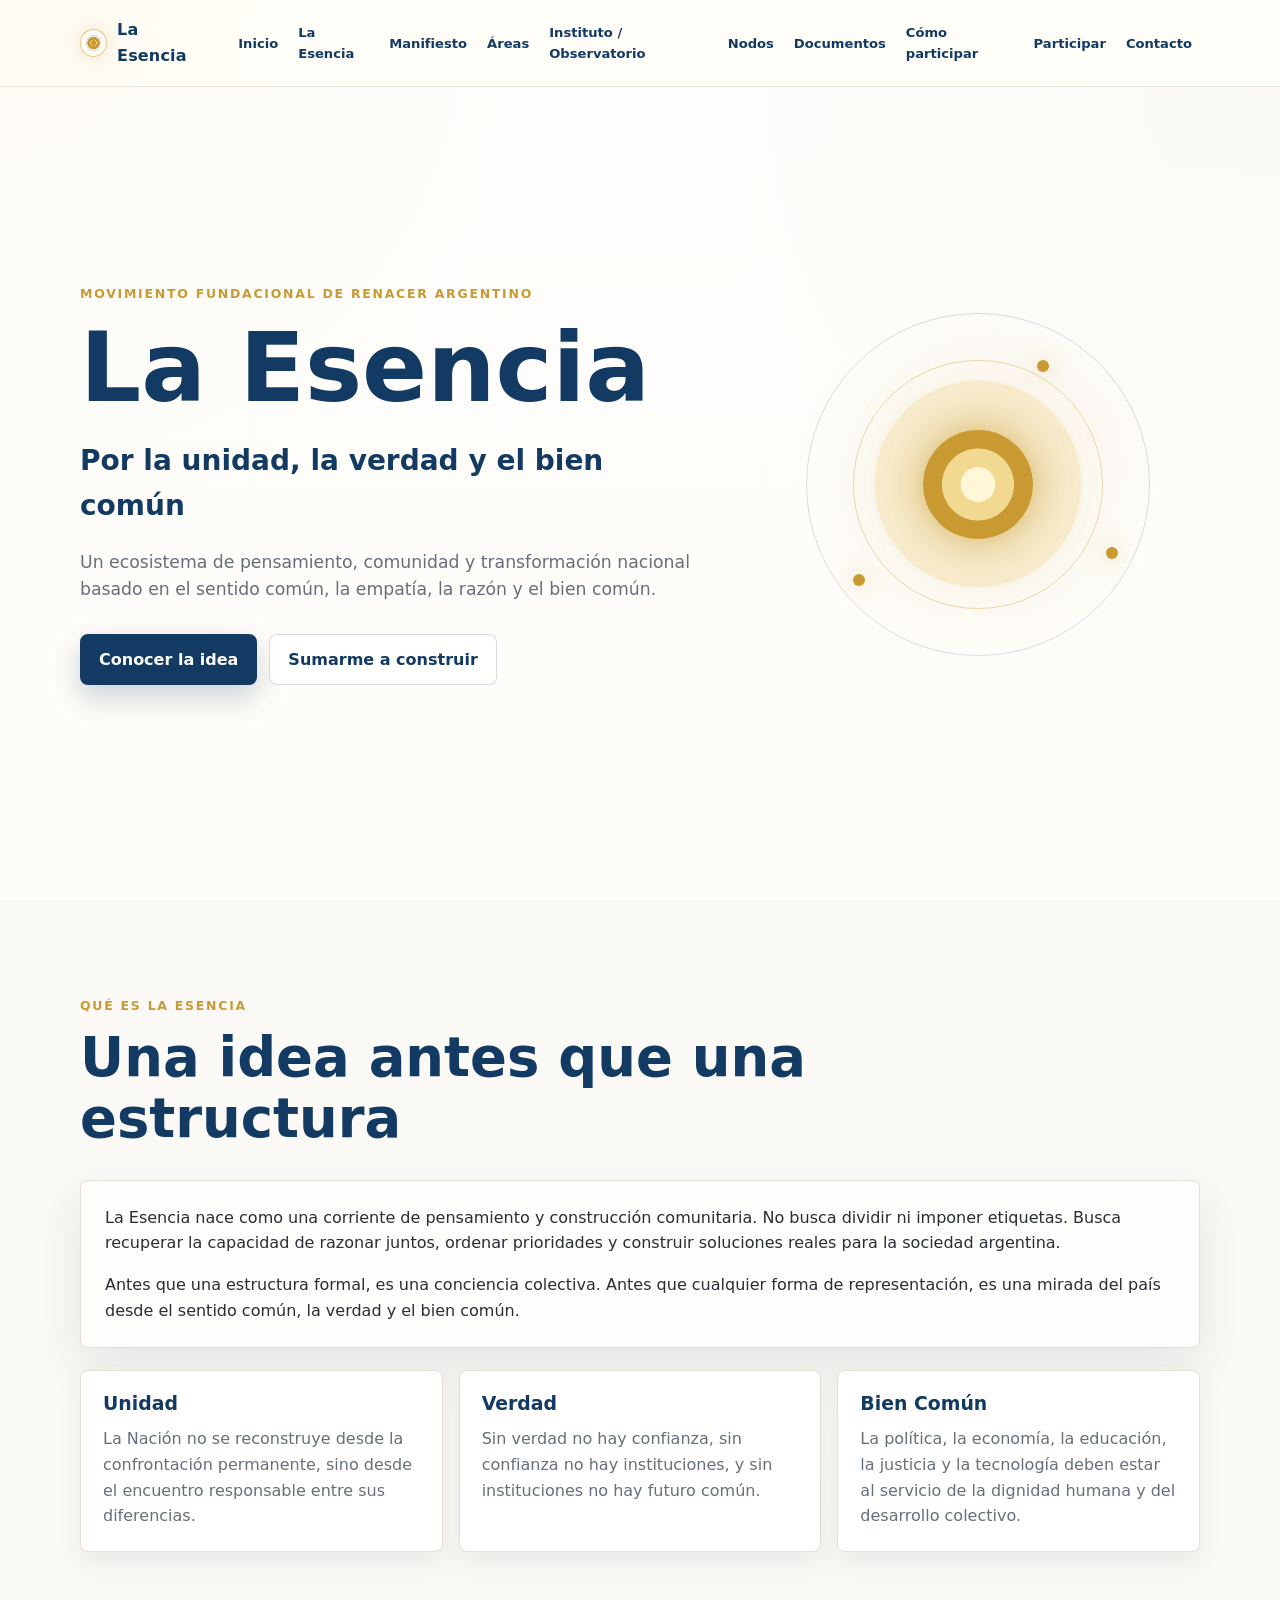
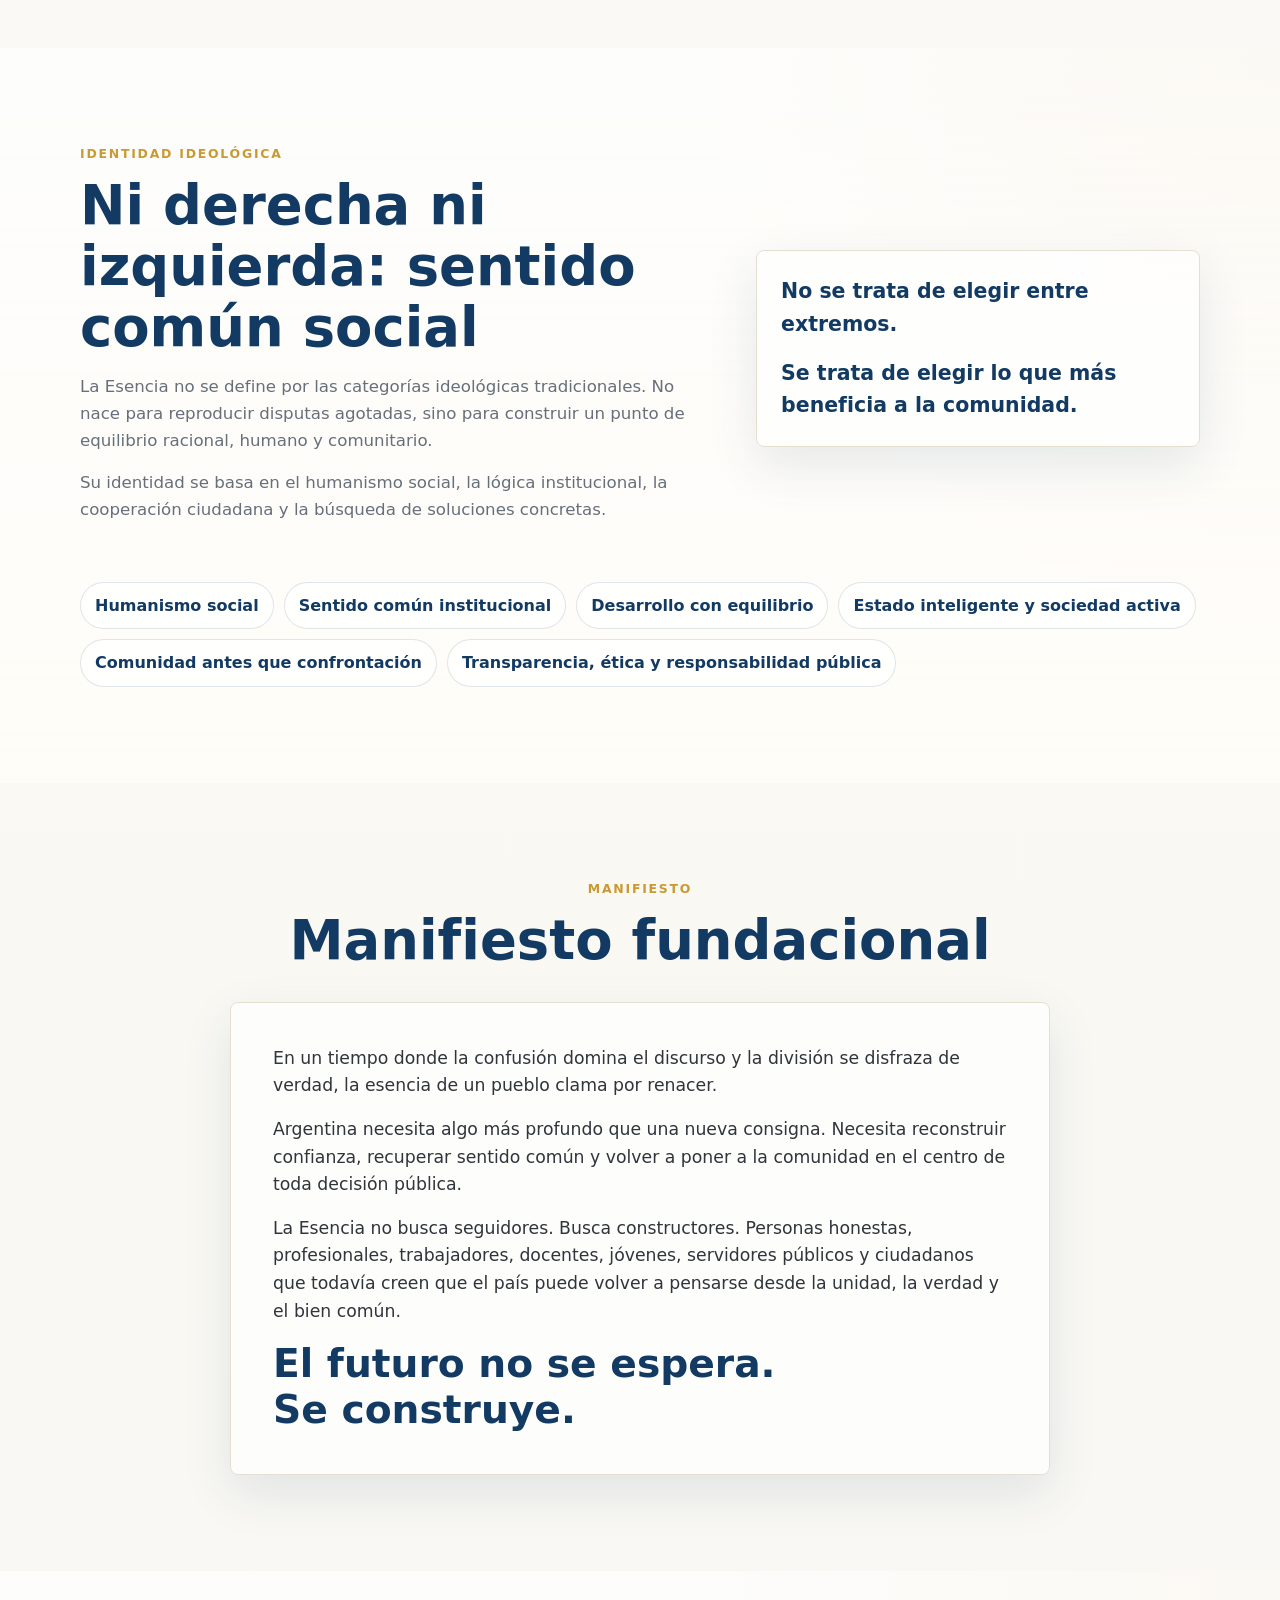
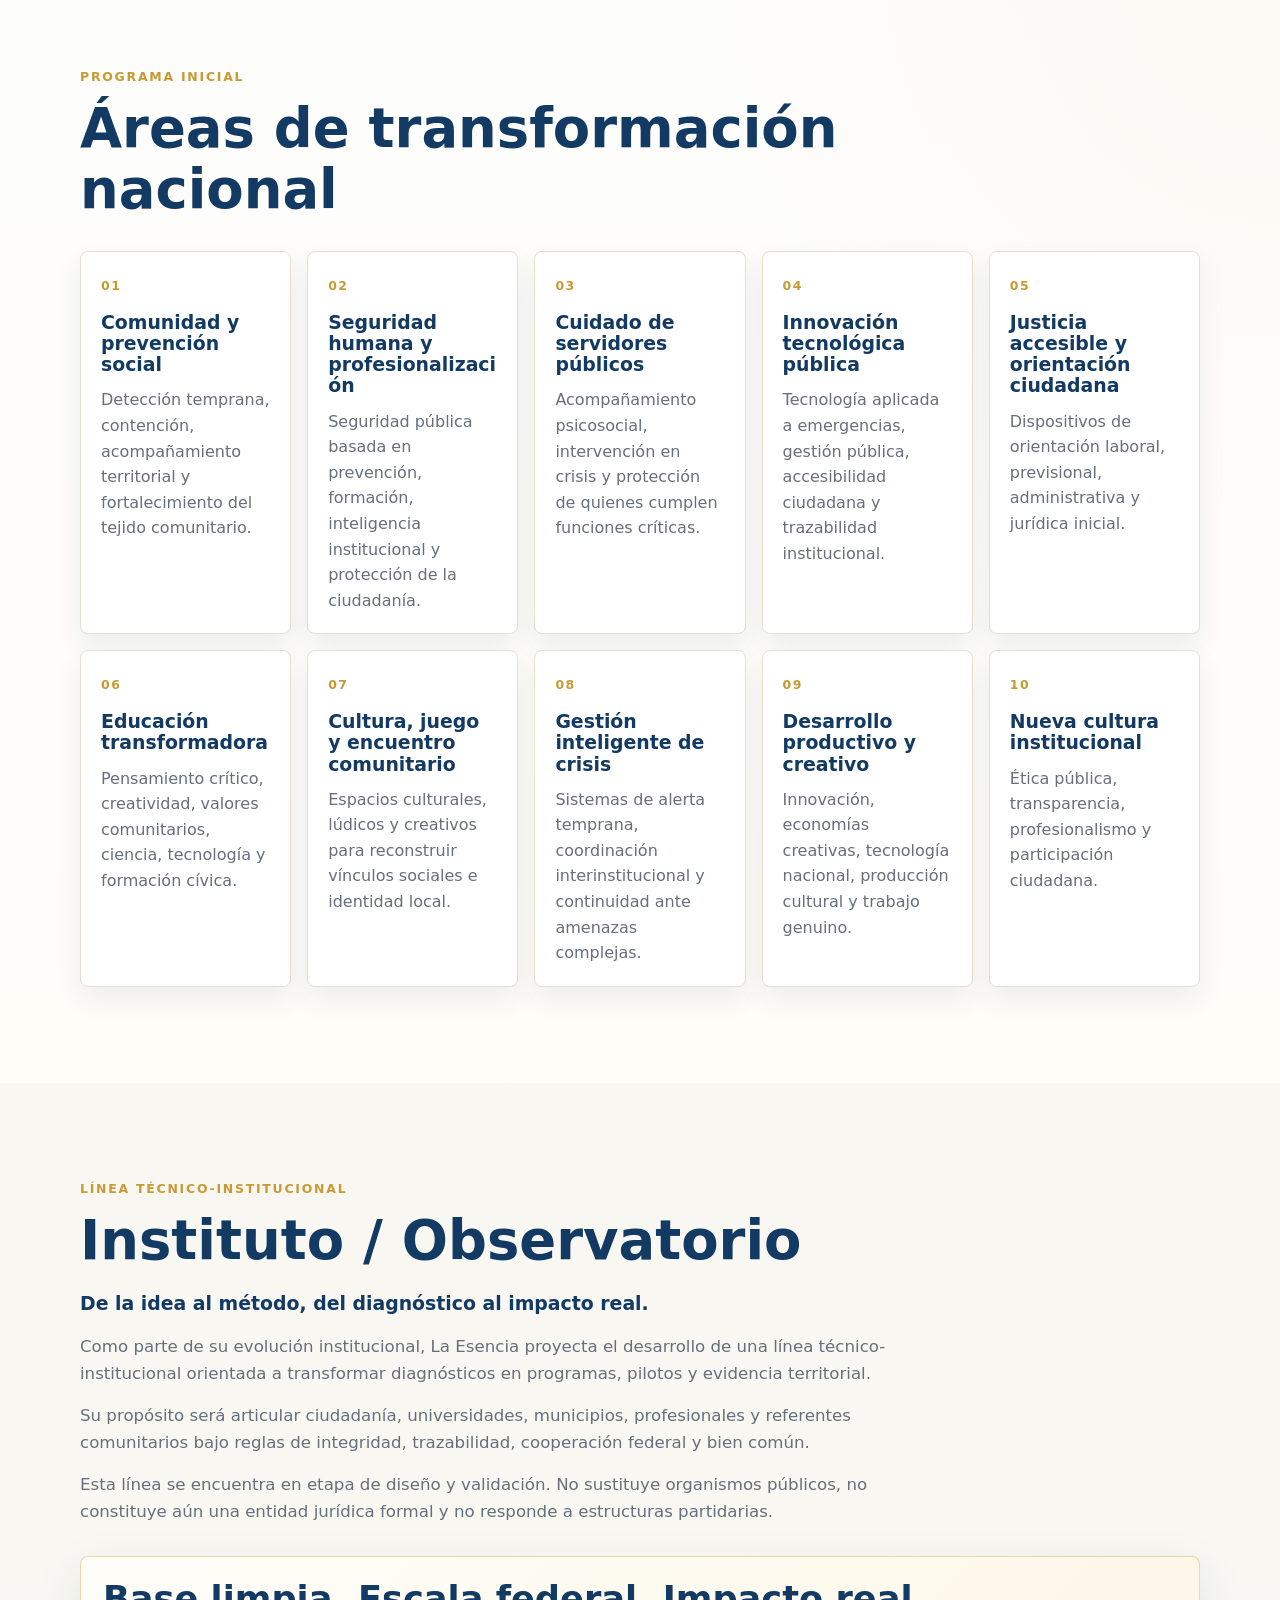
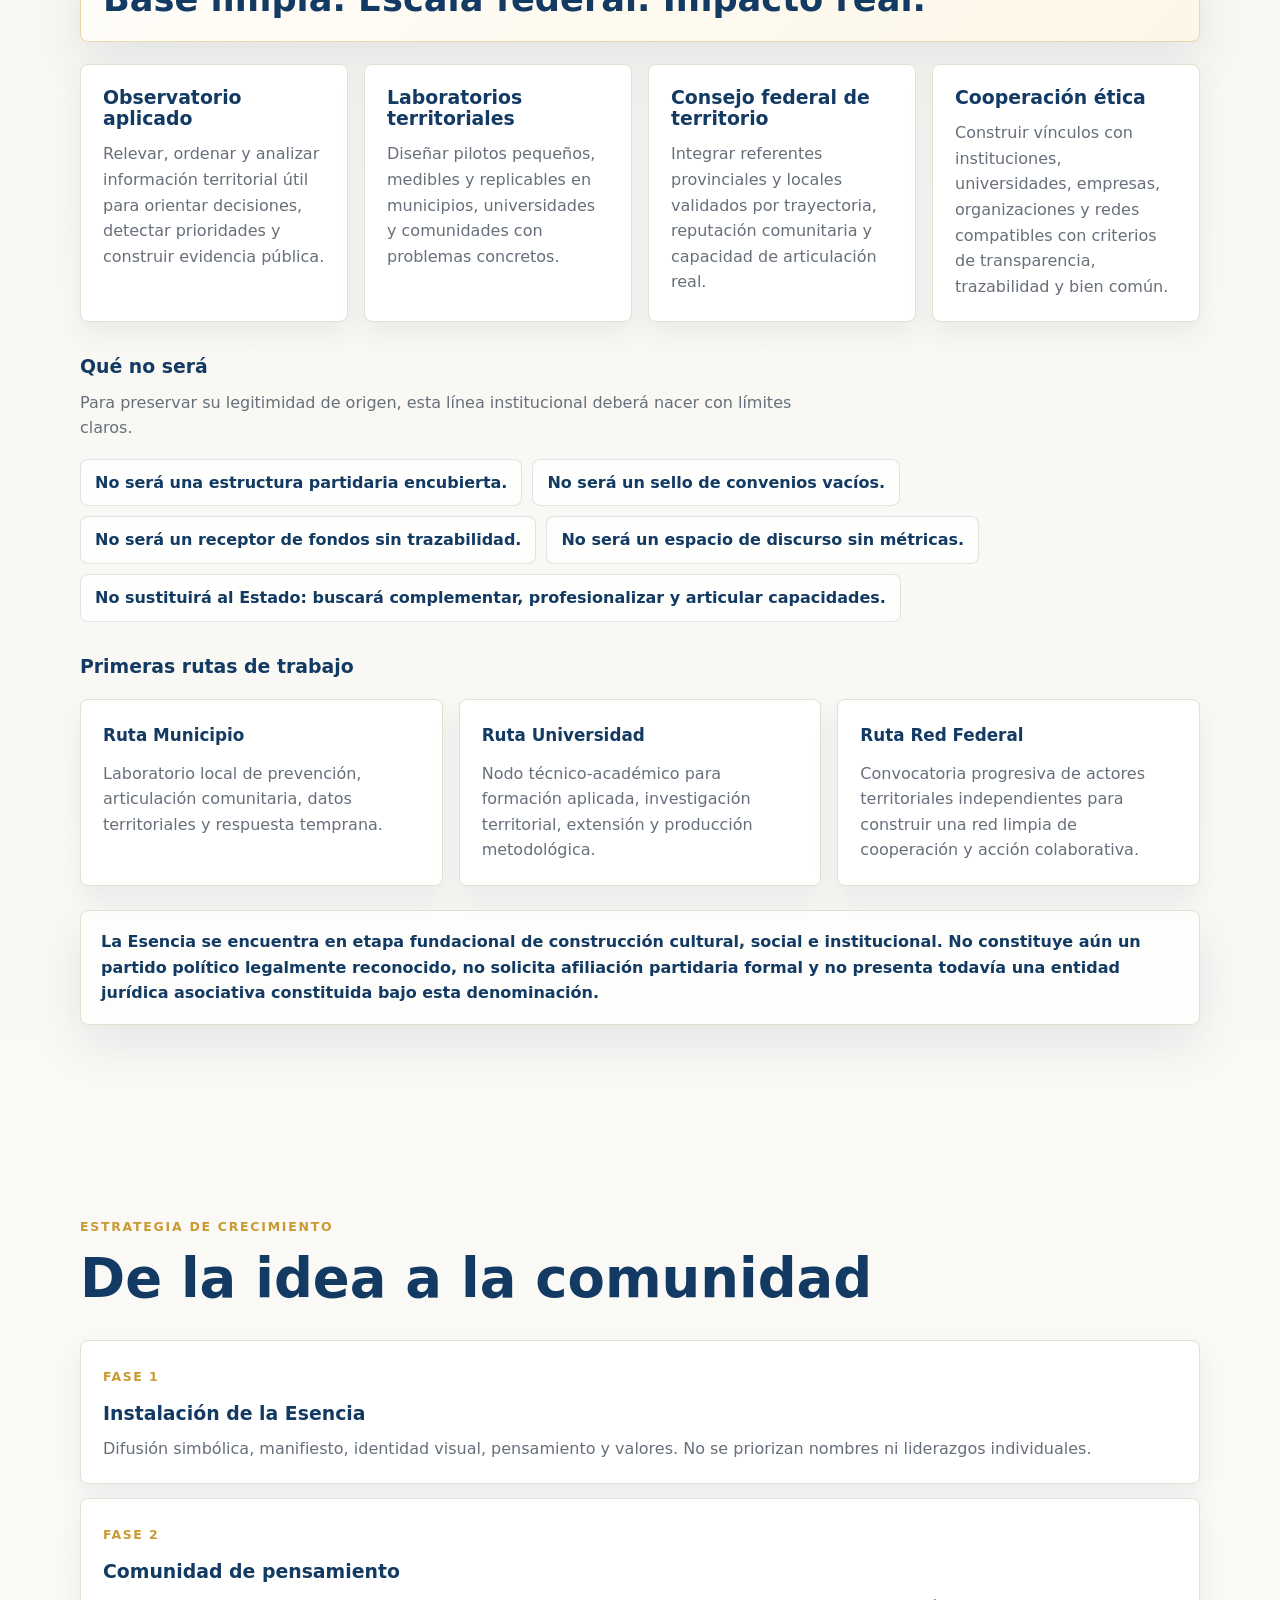
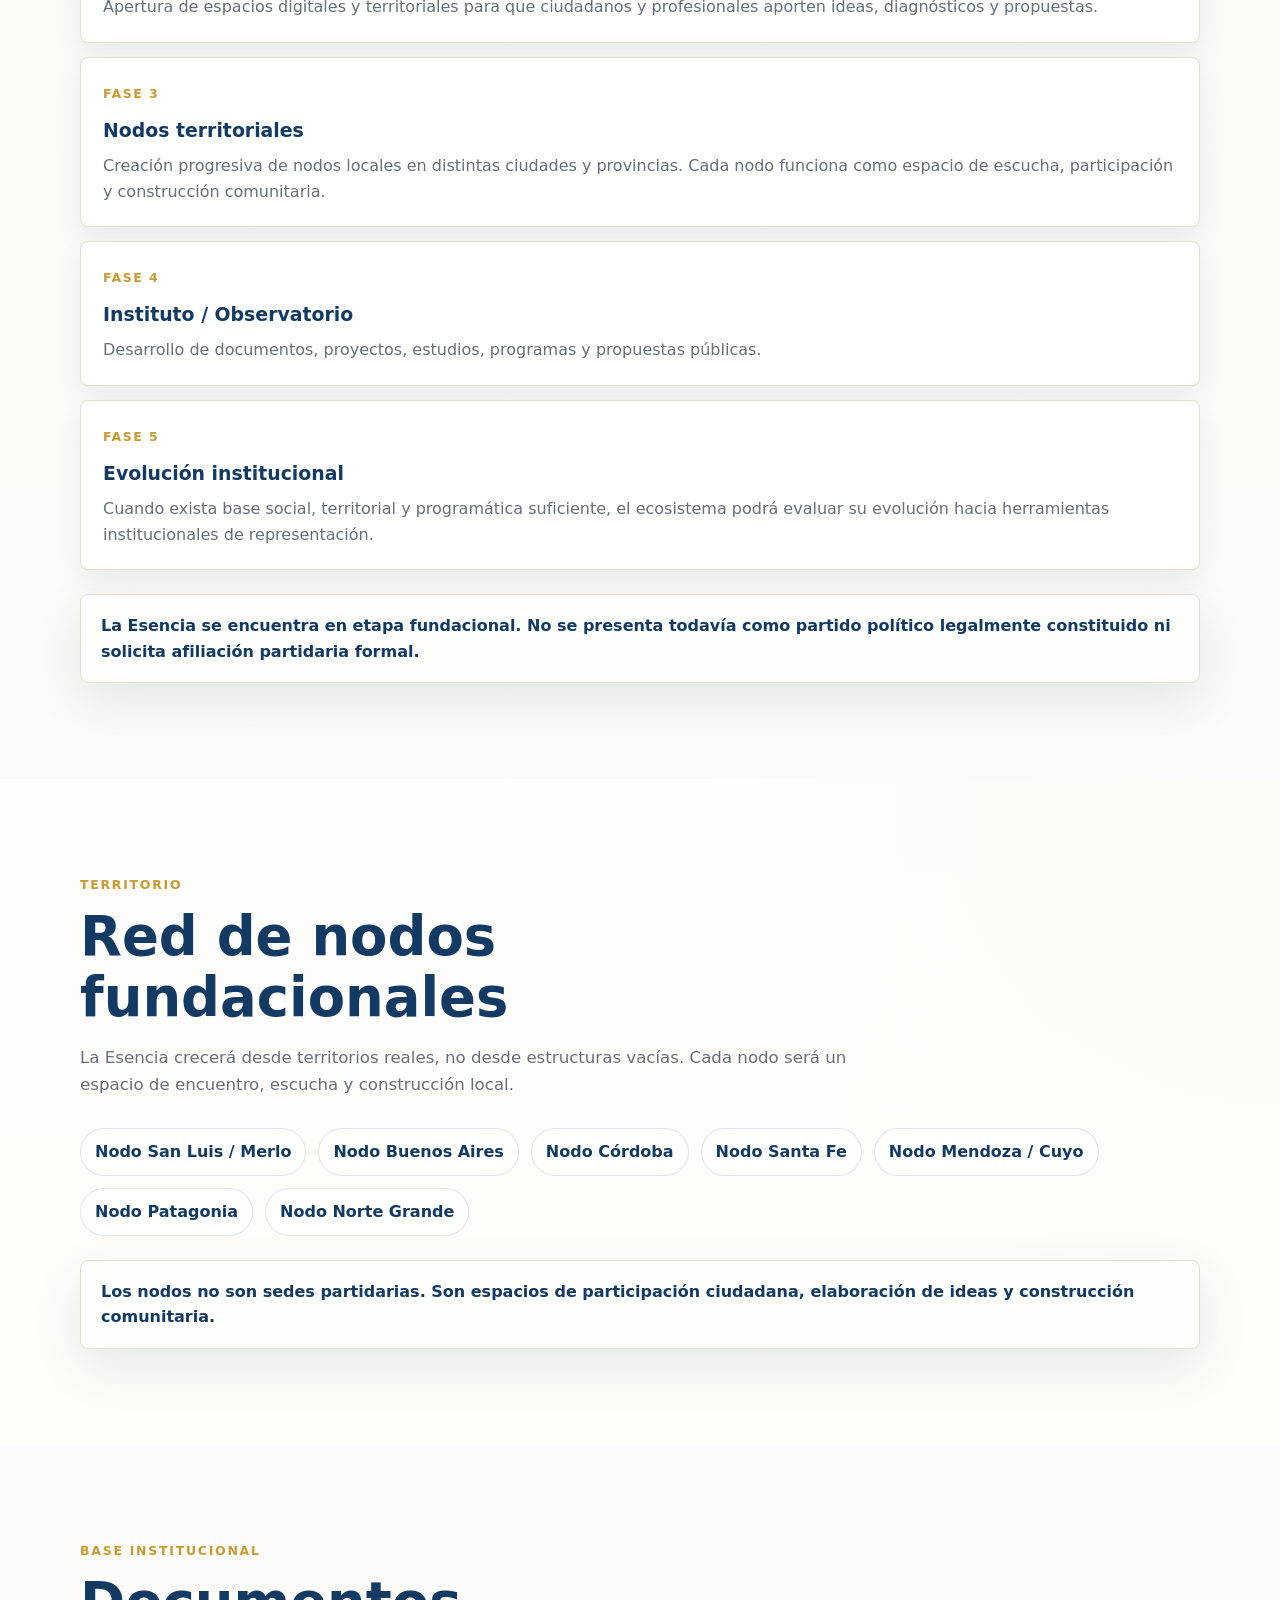
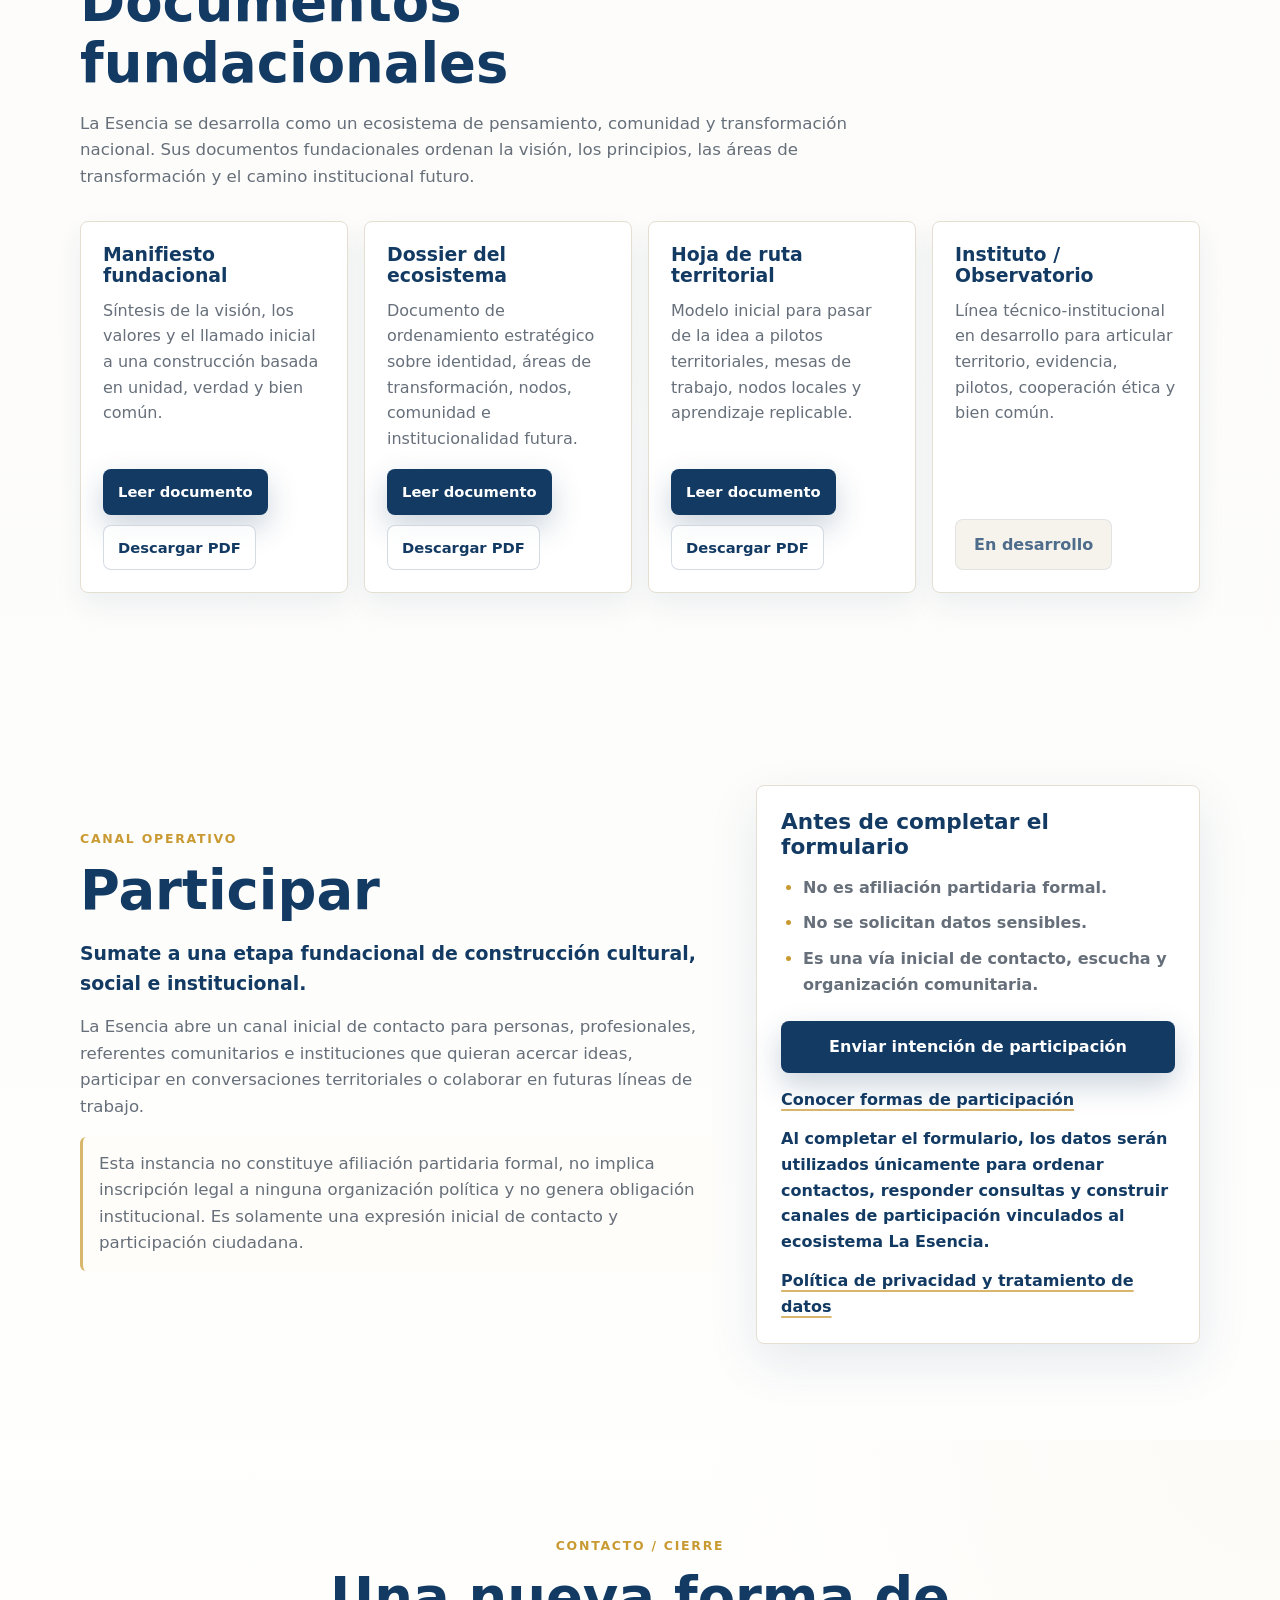
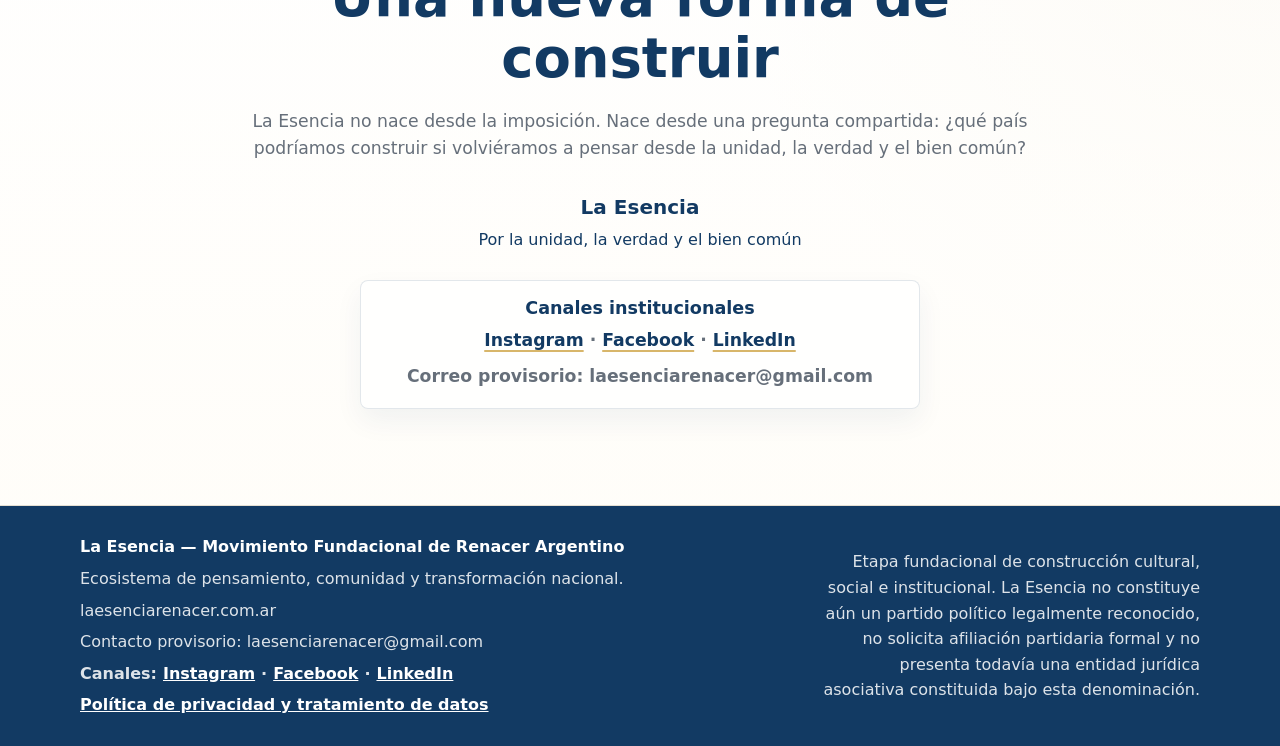
<file: index.html>
<!doctype html>
<html lang="es-AR">
  <head>
    <meta charset="utf-8">
    <meta name="viewport" content="width=device-width, initial-scale=1">
    <title>La Esencia — Movimiento Fundacional de Renacer Argentino</title>
    <meta
      name="description"
      content="Ecosistema de pensamiento, comunidad y transformación nacional basado en la unidad, la verdad, el sentido común y el bien común."
    >
    <meta name="theme-color" content="#f8f7f2">
    <meta name="robots" content="index, follow">
    <link rel="canonical" href="https://laesenciarenacer.com.ar/">
    <link rel="icon" href="assets/favicon.svg" type="image/svg+xml">

    <meta property="og:title" content="La Esencia — Movimiento Fundacional de Renacer Argentino">
    <meta
      property="og:description"
      content="Ecosistema de pensamiento, comunidad y transformación nacional basado en la unidad, la verdad, el sentido común y el bien común."
    >
    <meta property="og:type" content="website">
    <meta property="og:url" content="https://laesenciarenacer.com.ar">
    <!-- Futuro recurso local para compartir: assets/og-image.png -->

    <link rel="stylesheet" href="styles.css">
    <script src="script.js" defer></script>
  </head>
  <body>
    <header class="site-header" data-header>
      <a class="brand" href="#inicio" aria-label="Ir al inicio">
        <span class="brand-mark" aria-hidden="true"></span>
        <span class="brand-text">La Esencia</span>
      </a>

      <button
        class="menu-toggle"
        type="button"
        aria-label="Abrir menú"
        aria-expanded="false"
        aria-controls="site-nav"
        data-menu-toggle
      >
        <span></span>
        <span></span>
        <span></span>
      </button>

      <nav class="site-nav" id="site-nav" aria-label="Navegación principal" data-nav>
        <a href="#inicio">Inicio</a>
        <a href="#esencia">La Esencia</a>
        <a href="#manifiesto">Manifiesto</a>
        <a href="#areas">Áreas</a>
        <a href="#instituto">Instituto / Observatorio</a>
        <a href="#nodos">Nodos</a>
        <a href="#documentos">Documentos</a>
        <a href="como-participar.html">Cómo participar</a>
        <a href="#participar">Participar</a>
        <a href="#contacto">Contacto</a>
      </nav>
    </header>

    <main>
      <section class="hero section-band" id="inicio">
        <div class="container hero-grid">
          <div class="hero-copy reveal">
            <p class="eyebrow">Movimiento Fundacional de Renacer Argentino</p>
            <h1>La Esencia</h1>
            <p class="hero-motto">Por la unidad, la verdad y el bien común</p>
            <p class="hero-intro">
              Un ecosistema de pensamiento, comunidad y transformación nacional basado en el sentido común,
              la empatía, la razón y el bien común.
            </p>
            <div class="hero-actions">
              <a class="button button-primary" href="#esencia">Conocer la idea</a>
              <a class="button button-secondary" href="#participar">Sumarme a construir</a>
            </div>
          </div>

          <div class="hero-symbol reveal" aria-label="Símbolo dorado abstracto de La Esencia">
            <div class="solar-orbit orbit-one"></div>
            <div class="solar-orbit orbit-two"></div>
            <div class="solar-core"></div>
            <div class="solar-node node-one"></div>
            <div class="solar-node node-two"></div>
            <div class="solar-node node-three"></div>
          </div>
        </div>
      </section>

      <section class="section" id="esencia">
        <div class="container">
          <div class="section-header reveal">
            <p class="eyebrow">Qué es La Esencia</p>
            <h2>Una idea antes que una estructura</h2>
          </div>
          <div class="text-panel reveal">
            <p>
              La Esencia nace como una corriente de pensamiento y construcción comunitaria. No busca dividir
              ni imponer etiquetas. Busca recuperar la capacidad de razonar juntos, ordenar prioridades y
              construir soluciones reales para la sociedad argentina.
            </p>
            <p>
              Antes que una estructura formal, es una conciencia colectiva. Antes que cualquier forma de
              representación, es una mirada del país desde el sentido común, la verdad y el bien común.
            </p>
          </div>

          <div class="card-grid three-columns">
            <article class="principle-card reveal">
              <h3>Unidad</h3>
              <p>
                La Nación no se reconstruye desde la confrontación permanente, sino desde el encuentro
                responsable entre sus diferencias.
              </p>
            </article>
            <article class="principle-card reveal">
              <h3>Verdad</h3>
              <p>
                Sin verdad no hay confianza, sin confianza no hay instituciones, y sin instituciones no hay
                futuro común.
              </p>
            </article>
            <article class="principle-card reveal">
              <h3>Bien Común</h3>
              <p>
                La política, la economía, la educación, la justicia y la tecnología deben estar al servicio
                de la dignidad humana y del desarrollo colectivo.
              </p>
            </article>
          </div>
        </div>
      </section>

      <section class="section section-band" id="identidad">
        <div class="container split-grid">
          <div class="section-header reveal">
            <p class="eyebrow">Identidad ideológica</p>
            <h2>Ni derecha ni izquierda: sentido común social</h2>
            <p>
              La Esencia no se define por las categorías ideológicas tradicionales. No nace para reproducir
              disputas agotadas, sino para construir un punto de equilibrio racional, humano y comunitario.
            </p>
            <p>
              Su identidad se basa en el humanismo social, la lógica institucional, la cooperación ciudadana
              y la búsqueda de soluciones concretas.
            </p>
          </div>

          <div class="quote-card reveal">
            <p>No se trata de elegir entre extremos.</p>
            <p>Se trata de elegir lo que más beneficia a la comunidad.</p>
          </div>
        </div>

        <div class="container">
          <div class="principles-list reveal" aria-label="Principios de identidad">
            <span>Humanismo social</span>
            <span>Sentido común institucional</span>
            <span>Desarrollo con equilibrio</span>
            <span>Estado inteligente y sociedad activa</span>
            <span>Comunidad antes que confrontación</span>
            <span>Transparencia, ética y responsabilidad pública</span>
          </div>
        </div>
      </section>

      <section class="section" id="manifiesto">
        <div class="container narrow">
          <div class="section-header centered reveal">
            <p class="eyebrow">Manifiesto</p>
            <h2>Manifiesto fundacional</h2>
          </div>
          <div class="manifesto reveal">
            <p>
              En un tiempo donde la confusión domina el discurso y la división se disfraza de verdad, la
              esencia de un pueblo clama por renacer.
            </p>
            <p>
              Argentina necesita algo más profundo que una nueva consigna. Necesita reconstruir confianza,
              recuperar sentido común y volver a poner a la comunidad en el centro de toda decisión pública.
            </p>
            <p>
              La Esencia no busca seguidores. Busca constructores. Personas honestas, profesionales,
              trabajadores, docentes, jóvenes, servidores públicos y ciudadanos que todavía creen que el país
              puede volver a pensarse desde la unidad, la verdad y el bien común.
            </p>
            <p class="manifesto-close">El futuro no se espera.<br>Se construye.</p>
          </div>
        </div>
      </section>

      <section class="section section-band" id="areas">
        <div class="container">
          <div class="section-header reveal">
            <p class="eyebrow">Programa inicial</p>
            <h2>Áreas de transformación nacional</h2>
          </div>

          <div class="card-grid area-grid">
            <article class="area-card reveal">
              <span>01</span>
              <h3>Comunidad y prevención social</h3>
              <p>Detección temprana, contención, acompañamiento territorial y fortalecimiento del tejido comunitario.</p>
            </article>
            <article class="area-card reveal">
              <span>02</span>
              <h3>Seguridad humana y profesionalización</h3>
              <p>
                Seguridad pública basada en prevención, formación, inteligencia institucional y protección de la
                ciudadanía.
              </p>
            </article>
            <article class="area-card reveal">
              <span>03</span>
              <h3>Cuidado de servidores públicos</h3>
              <p>Acompañamiento psicosocial, intervención en crisis y protección de quienes cumplen funciones críticas.</p>
            </article>
            <article class="area-card reveal">
              <span>04</span>
              <h3>Innovación tecnológica pública</h3>
              <p>
                Tecnología aplicada a emergencias, gestión pública, accesibilidad ciudadana y trazabilidad institucional.
              </p>
            </article>
            <article class="area-card reveal">
              <span>05</span>
              <h3>Justicia accesible y orientación ciudadana</h3>
              <p>Dispositivos de orientación laboral, previsional, administrativa y jurídica inicial.</p>
            </article>
            <article class="area-card reveal">
              <span>06</span>
              <h3>Educación transformadora</h3>
              <p>Pensamiento crítico, creatividad, valores comunitarios, ciencia, tecnología y formación cívica.</p>
            </article>
            <article class="area-card reveal">
              <span>07</span>
              <h3>Cultura, juego y encuentro comunitario</h3>
              <p>Espacios culturales, lúdicos y creativos para reconstruir vínculos sociales e identidad local.</p>
            </article>
            <article class="area-card reveal">
              <span>08</span>
              <h3>Gestión inteligente de crisis</h3>
              <p>Sistemas de alerta temprana, coordinación interinstitucional y continuidad ante amenazas complejas.</p>
            </article>
            <article class="area-card reveal">
              <span>09</span>
              <h3>Desarrollo productivo y creativo</h3>
              <p>Innovación, economías creativas, tecnología nacional, producción cultural y trabajo genuino.</p>
            </article>
            <article class="area-card reveal">
              <span>10</span>
              <h3>Nueva cultura institucional</h3>
              <p>Ética pública, transparencia, profesionalismo y participación ciudadana.</p>
            </article>
          </div>
        </div>
      </section>

      <section class="section" id="instituto">
        <div class="container">
          <div class="section-header reveal">
            <p class="eyebrow">Línea técnico-institucional</p>
            <h2>Instituto / Observatorio</h2>
            <p class="section-subtitle">De la idea al método, del diagnóstico al impacto real.</p>
            <p>
              Como parte de su evolución institucional, La Esencia proyecta el desarrollo de una línea
              técnico-institucional orientada a transformar diagnósticos en programas, pilotos y evidencia
              territorial.
            </p>
            <p>
              Su propósito será articular ciudadanía, universidades, municipios, profesionales y referentes
              comunitarios bajo reglas de integridad, trazabilidad, cooperación federal y bien común.
            </p>
            <p>
              Esta línea se encuentra en etapa de diseño y validación. No sustituye organismos públicos, no
              constituye aún una entidad jurídica formal y no responde a estructuras partidarias.
            </p>
          </div>

          <div class="institute-highlight reveal">Base limpia. Escala federal. Impacto real.</div>

          <div class="card-grid institute-grid">
            <article class="institute-card reveal">
              <h3>Observatorio aplicado</h3>
              <p>
                Relevar, ordenar y analizar información territorial útil para orientar decisiones, detectar
                prioridades y construir evidencia pública.
              </p>
            </article>
            <article class="institute-card reveal">
              <h3>Laboratorios territoriales</h3>
              <p>
                Diseñar pilotos pequeños, medibles y replicables en municipios, universidades y comunidades con
                problemas concretos.
              </p>
            </article>
            <article class="institute-card reveal">
              <h3>Consejo federal de territorio</h3>
              <p>
                Integrar referentes provinciales y locales validados por trayectoria, reputación comunitaria y
                capacidad de articulación real.
              </p>
            </article>
            <article class="institute-card reveal">
              <h3>Cooperación ética</h3>
              <p>
                Construir vínculos con instituciones, universidades, empresas, organizaciones y redes compatibles
                con criterios de transparencia, trazabilidad y bien común.
              </p>
            </article>
          </div>

          <div class="subsection-block reveal">
            <h3>Qué no será</h3>
            <p>
              Para preservar su legitimidad de origen, esta línea institucional deberá nacer con límites claros.
            </p>
            <div class="limit-list" aria-label="Límites institucionales">
              <span>No será una estructura partidaria encubierta.</span>
              <span>No será un sello de convenios vacíos.</span>
              <span>No será un receptor de fondos sin trazabilidad.</span>
              <span>No será un espacio de discurso sin métricas.</span>
              <span>No sustituirá al Estado: buscará complementar, profesionalizar y articular capacidades.</span>
            </div>
          </div>

          <div class="subsection-block reveal">
            <h3>Primeras rutas de trabajo</h3>
            <div class="card-grid route-grid">
              <article class="route-card">
                <h4>Ruta Municipio</h4>
                <p>
                  Laboratorio local de prevención, articulación comunitaria, datos territoriales y respuesta
                  temprana.
                </p>
              </article>
              <article class="route-card">
                <h4>Ruta Universidad</h4>
                <p>
                  Nodo técnico-académico para formación aplicada, investigación territorial, extensión y producción
                  metodológica.
                </p>
              </article>
              <article class="route-card">
                <h4>Ruta Red Federal</h4>
                <p>
                  Convocatoria progresiva de actores territoriales independientes para construir una red limpia de
                  cooperación y acción colaborativa.
                </p>
              </article>
            </div>
          </div>

          <p class="stage-note reveal">
            La Esencia se encuentra en etapa fundacional de construcción cultural, social e institucional. No
            constituye aún un partido político legalmente reconocido, no solicita afiliación partidaria formal y no
            presenta todavía una entidad jurídica asociativa constituida bajo esta denominación.
          </p>
        </div>
      </section>

      <section class="section" id="crecimiento">
        <div class="container">
          <div class="section-header reveal">
            <p class="eyebrow">Estrategia de crecimiento</p>
            <h2>De la idea a la comunidad</h2>
          </div>

          <div class="phase-list">
            <article class="phase-card reveal">
              <span>Fase 1</span>
              <h3>Instalación de la Esencia</h3>
              <p>
                Difusión simbólica, manifiesto, identidad visual, pensamiento y valores. No se priorizan nombres
                ni liderazgos individuales.
              </p>
            </article>
            <article class="phase-card reveal">
              <span>Fase 2</span>
              <h3>Comunidad de pensamiento</h3>
              <p>
                Apertura de espacios digitales y territoriales para que ciudadanos y profesionales aporten ideas,
                diagnósticos y propuestas.
              </p>
            </article>
            <article class="phase-card reveal">
              <span>Fase 3</span>
              <h3>Nodos territoriales</h3>
              <p>
                Creación progresiva de nodos locales en distintas ciudades y provincias. Cada nodo funciona como
                espacio de escucha, participación y construcción comunitaria.
              </p>
            </article>
            <article class="phase-card reveal">
              <span>Fase 4</span>
              <h3>Instituto / Observatorio</h3>
              <p>Desarrollo de documentos, proyectos, estudios, programas y propuestas públicas.</p>
            </article>
            <article class="phase-card reveal">
              <span>Fase 5</span>
              <h3>Evolución institucional</h3>
              <p>
                Cuando exista base social, territorial y programática suficiente, el ecosistema podrá evaluar su
                evolución hacia herramientas institucionales de representación.
              </p>
            </article>
          </div>

          <p class="stage-note reveal">
            La Esencia se encuentra en etapa fundacional. No se presenta todavía como partido político legalmente
            constituido ni solicita afiliación partidaria formal.
          </p>
        </div>
      </section>

      <section class="section section-band" id="nodos">
        <div class="container">
          <div class="section-header reveal">
            <p class="eyebrow">Territorio</p>
            <h2>Red de nodos fundacionales</h2>
            <p>
              La Esencia crecerá desde territorios reales, no desde estructuras vacías. Cada nodo será un espacio
              de encuentro, escucha y construcción local.
            </p>
          </div>

          <div class="node-grid reveal" aria-label="Nodos fundacionales">
            <span>Nodo San Luis / Merlo</span>
            <span>Nodo Buenos Aires</span>
            <span>Nodo Córdoba</span>
            <span>Nodo Santa Fe</span>
            <span>Nodo Mendoza / Cuyo</span>
            <span>Nodo Patagonia</span>
            <span>Nodo Norte Grande</span>
          </div>

          <p class="stage-note reveal">
            Los nodos no son sedes partidarias. Son espacios de participación ciudadana, elaboración de ideas y
            construcción comunitaria.
          </p>
        </div>
      </section>

      <section class="section" id="documentos">
        <div class="container">
          <div class="section-header reveal">
            <p class="eyebrow">Base institucional</p>
            <h2>Documentos fundacionales</h2>
            <p>
              La Esencia se desarrolla como un ecosistema de pensamiento, comunidad y transformación nacional.
              Sus documentos fundacionales ordenan la visión, los principios, las áreas de transformación y el
              camino institucional futuro.
            </p>
          </div>

          <div class="card-grid document-grid">
            <article class="document-card reveal">
              <h3>Manifiesto fundacional</h3>
              <p>
                Síntesis de la visión, los valores y el llamado inicial a una construcción basada en unidad,
                verdad y bien común.
              </p>
              <div class="document-card-actions">
                <a class="button button-primary" href="documentos/manifiesto-fundacional.html">Leer documento</a>
                <a class="button button-secondary" href="assets/docs/manifiesto-fundacional-la-esencia.pdf" download>Descargar PDF</a>
              </div>
            </article>
            <article class="document-card reveal">
              <h3>Dossier del ecosistema</h3>
              <p>
                Documento de ordenamiento estratégico sobre identidad, áreas de transformación, nodos, comunidad e
                institucionalidad futura.
              </p>
              <div class="document-card-actions">
                <a class="button button-primary" href="documentos/dossier-ecosistema.html">Leer documento</a>
                <a class="button button-secondary" href="assets/docs/dossier-ecosistema-la-esencia.pdf" download>Descargar PDF</a>
              </div>
            </article>
            <article class="document-card reveal">
              <h3>Hoja de ruta territorial</h3>
              <p>
                Modelo inicial para pasar de la idea a pilotos territoriales, mesas de trabajo, nodos locales y
                aprendizaje replicable.
              </p>
              <div class="document-card-actions">
                <a class="button button-primary" href="documentos/hoja-ruta-territorial.html">Leer documento</a>
                <a class="button button-secondary" href="assets/docs/hoja-ruta-territorial-la-esencia.pdf" download>Descargar PDF</a>
              </div>
            </article>
            <article class="document-card reveal">
              <h3>Instituto / Observatorio</h3>
              <p>
                Línea técnico-institucional en desarrollo para articular territorio, evidencia, pilotos,
                cooperación ética y bien común.
              </p>
              <button class="button button-disabled" type="button" disabled>En desarrollo</button>
            </article>
          </div>
        </div>
      </section>

      <section class="section" id="participar">
        <div class="container split-grid">
          <div class="section-header reveal">
            <p class="eyebrow">Canal operativo</p>
            <h2>Participar</h2>
            <p class="section-subtitle">
              Sumate a una etapa fundacional de construcción cultural, social e institucional.
            </p>
            <p>
              La Esencia abre un canal inicial de contacto para personas, profesionales, referentes comunitarios
              e instituciones que quieran acercar ideas, participar en conversaciones territoriales o colaborar
              en futuras líneas de trabajo.
            </p>
            <p class="institutional-note">
              Esta instancia no constituye afiliación partidaria formal, no implica inscripción legal a ninguna
              organización política y no genera obligación institucional. Es solamente una expresión inicial de
              contacto y participación ciudadana.
            </p>
          </div>

          <div class="participation-card reveal">
            <div>
              <h3>Antes de completar el formulario</h3>
              <ul class="participation-checklist">
                <li>No es afiliación partidaria formal.</li>
                <li>No se solicitan datos sensibles.</li>
                <li>Es una vía inicial de contacto, escucha y organización comunitaria.</li>
              </ul>
            </div>

            <div class="participation-actions">
              <!-- Enlace activo al Google Form institucional definitivo -->
              <a
                class="button button-primary full"
                href="https://forms.gle/Xy4s8oBx67ghwejFA"
                target="_blank"
                rel="noopener noreferrer"
              >
                Enviar intención de participación
              </a>
              <a class="privacy-link" href="como-participar.html">Conocer formas de participación</a>
              <p>
                Al completar el formulario, los datos serán utilizados únicamente para ordenar contactos,
                responder consultas y construir canales de participación vinculados al ecosistema La Esencia.
              </p>
              <a class="privacy-link" href="privacidad.html">Política de privacidad y tratamiento de datos</a>
            </div>
          </div>
        </div>
      </section>

      <section class="section closing section-band" id="contacto">
        <div class="container narrow centered reveal">
          <p class="eyebrow">Contacto / cierre</p>
          <h2>Una nueva forma de construir</h2>
          <p>
            La Esencia no nace desde la imposición. Nace desde una pregunta compartida: ¿qué país podríamos
            construir si volviéramos a pensar desde la unidad, la verdad y el bien común?
          </p>
          <div class="signature">
            <strong>La Esencia</strong>
            <span>Por la unidad, la verdad y el bien común</span>
          </div>
          <div class="contact-channels">
            <h3>Canales institucionales</h3>
            <p class="social-links">
              <a href="https://www.instagram.com/laesenciarenacer/" target="_blank" rel="noopener noreferrer">Instagram</a>
              <span aria-hidden="true">·</span>
              <a href="https://www.facebook.com/laesenciarenacer" target="_blank" rel="noopener noreferrer">Facebook</a>
              <span aria-hidden="true">·</span>
              <a href="https://www.linkedin.com/company/la-esencia-renacer-argentino/" target="_blank" rel="noopener noreferrer">LinkedIn</a>
            </p>
            <p>Correo provisorio: laesenciarenacer@gmail.com</p>
          </div>
        </div>
      </section>
    </main>

    <footer class="site-footer">
      <div class="container footer-grid">
        <div>
          <strong>La Esencia — Movimiento Fundacional de Renacer Argentino</strong>
          <p>Ecosistema de pensamiento, comunidad y transformación nacional.</p>
          <p>laesenciarenacer.com.ar</p>
          <p>Contacto provisorio: laesenciarenacer@gmail.com</p>
          <p class="footer-links social-links">
            <span>Canales:</span>
            <a href="https://www.instagram.com/laesenciarenacer/" target="_blank" rel="noopener noreferrer">Instagram</a>
            <span aria-hidden="true">·</span>
            <a href="https://www.facebook.com/laesenciarenacer" target="_blank" rel="noopener noreferrer">Facebook</a>
            <span aria-hidden="true">·</span>
            <a href="https://www.linkedin.com/company/la-esencia-renacer-argentino/" target="_blank" rel="noopener noreferrer">LinkedIn</a>
          </p>
          <p class="footer-links">
            <a href="privacidad.html">Política de privacidad y tratamiento de datos</a>
          </p>
        </div>
        <p>
          Etapa fundacional de construcción cultural, social e institucional. La Esencia no constituye aún un
          partido político legalmente reconocido, no solicita afiliación partidaria formal y no presenta todavía
          una entidad jurídica asociativa constituida bajo esta denominación.
        </p>
      </div>
    </footer>

    <button class="back-to-top" type="button" aria-label="Volver arriba" data-back-to-top>
      ↑
    </button>
  </body>
</html>
</file>
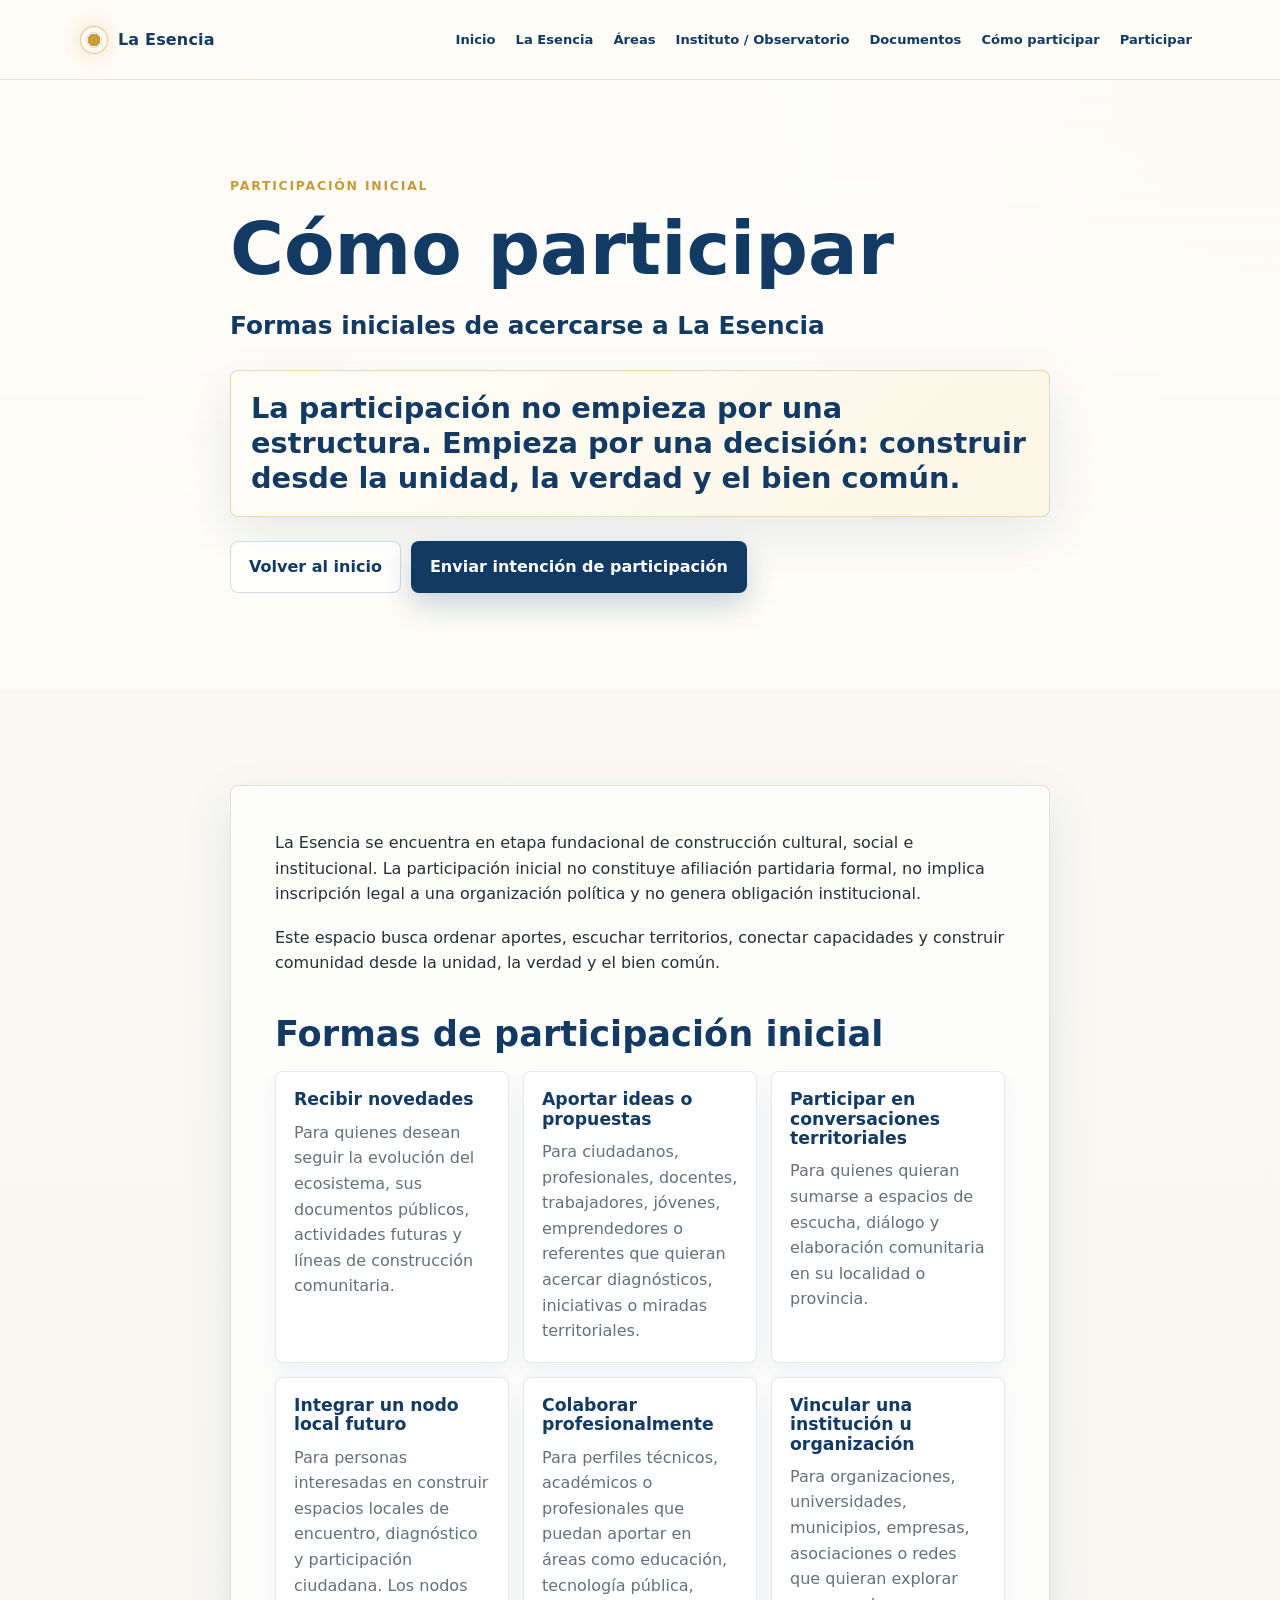
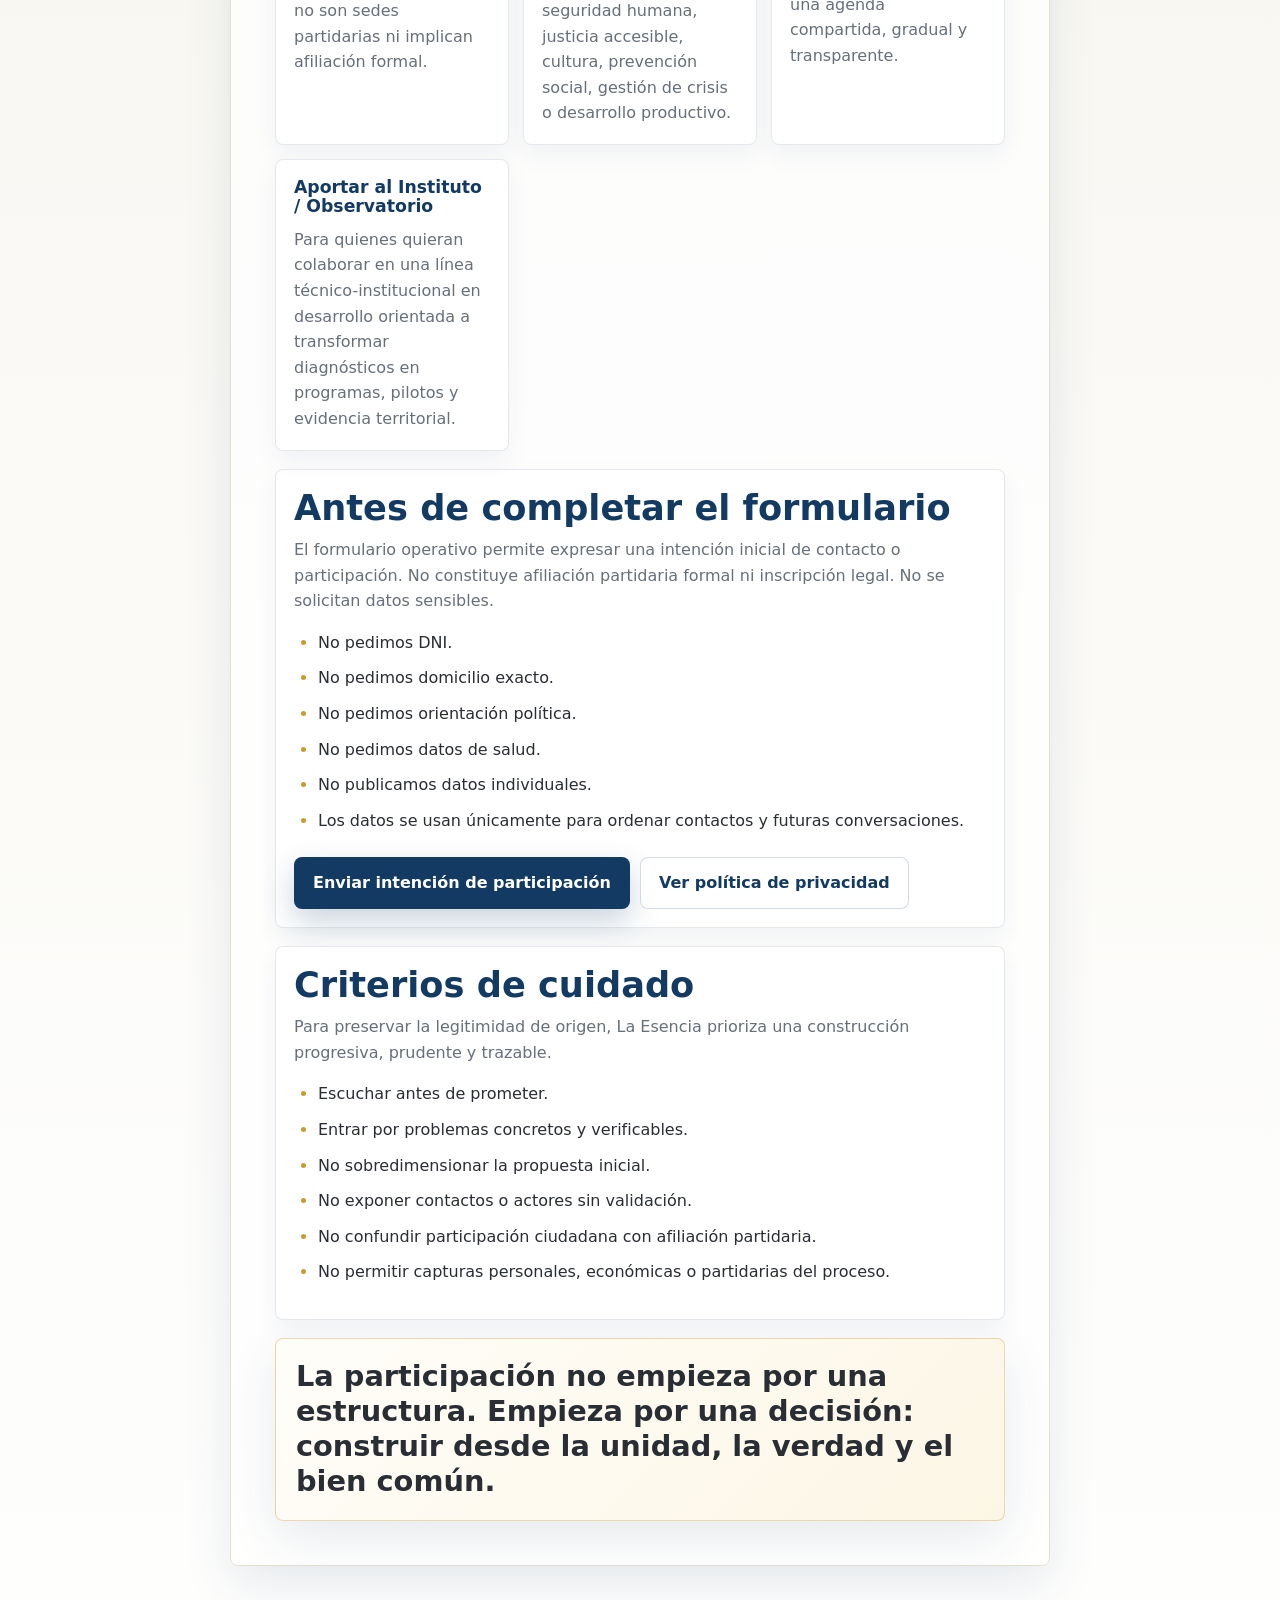
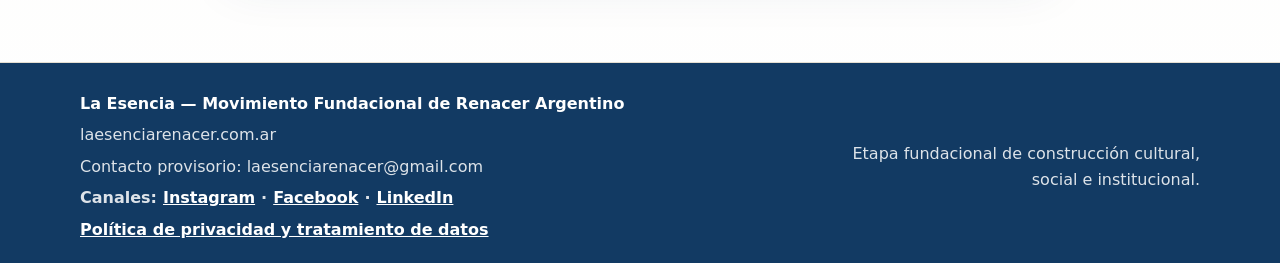
<file: como-participar.html>
<!doctype html>
<html lang="es-AR">
  <head>
    <meta charset="utf-8">
    <meta name="viewport" content="width=device-width, initial-scale=1">
    <title>Cómo participar | La Esencia</title>
    <meta
      name="description"
      content="Formas iniciales de acercarse a La Esencia desde la participación ciudadana, profesional, territorial e institucional."
    >
    <meta name="theme-color" content="#f8f7f2">
    <meta name="robots" content="index, follow">
    <link rel="canonical" href="https://laesenciarenacer.com.ar/como-participar.html">
    <link rel="icon" href="assets/favicon.svg" type="image/svg+xml">

    <meta property="og:title" content="Cómo participar | La Esencia">
    <meta
      property="og:description"
      content="Formas iniciales de acercarse a La Esencia: contacto, ideas, nodos futuros, colaboración profesional e institucional."
    >
    <meta property="og:type" content="article">
    <meta property="og:url" content="https://laesenciarenacer.com.ar/como-participar.html">

    <link rel="stylesheet" href="styles.css">
    <script src="script.js" defer></script>
  </head>
  <body>
    <header class="site-header" data-header>
      <a class="brand" href="index.html#inicio" aria-label="Volver al inicio">
        <span class="brand-mark" aria-hidden="true"></span>
        <span class="brand-text">La Esencia</span>
      </a>

      <button
        class="menu-toggle"
        type="button"
        aria-label="Abrir menú"
        aria-expanded="false"
        aria-controls="site-nav"
        data-menu-toggle
      >
        <span></span>
        <span></span>
        <span></span>
      </button>

      <nav class="site-nav" id="site-nav" aria-label="Navegación principal" data-nav>
        <a href="index.html#inicio">Inicio</a>
        <a href="index.html#esencia">La Esencia</a>
        <a href="index.html#areas">Áreas</a>
        <a href="index.html#instituto">Instituto / Observatorio</a>
        <a href="index.html#documentos">Documentos</a>
        <a href="como-participar.html">Cómo participar</a>
        <a href="index.html#participar">Participar</a>
      </nav>
    </header>

    <main class="document-page">
      <section class="document-hero section-band">
        <div class="container narrow reveal">
          <p class="eyebrow">Participación inicial</p>
          <h1>Cómo participar</h1>
          <p class="document-subtitle">Formas iniciales de acercarse a La Esencia</p>
          <p class="document-highlight">
            La participación no empieza por una estructura. Empieza por una decisión: construir desde la unidad, la
            verdad y el bien común.
          </p>
          <div class="document-actions">
            <a class="button button-secondary" href="index.html#inicio">Volver al inicio</a>
            <a
              class="button button-primary"
              href="https://forms.gle/Xy4s8oBx67ghwejFA"
              target="_blank"
              rel="noopener noreferrer"
            >
              Enviar intención de participación
            </a>
          </div>
        </div>
      </section>

      <section class="section document-content">
        <div class="container narrow">
          <article class="document-body reveal">
            <p>
              La Esencia se encuentra en etapa fundacional de construcción cultural, social e institucional. La
              participación inicial no constituye afiliación partidaria formal, no implica inscripción legal a una
              organización política y no genera obligación institucional.
            </p>
            <p>
              Este espacio busca ordenar aportes, escuchar territorios, conectar capacidades y construir comunidad
              desde la unidad, la verdad y el bien común.
            </p>

            <h2>Formas de participación inicial</h2>
            <div class="document-card-grid" aria-label="Formas de participación inicial">
              <section class="document-info-card">
                <h3>Recibir novedades</h3>
                <p>
                  Para quienes desean seguir la evolución del ecosistema, sus documentos públicos, actividades futuras
                  y líneas de construcción comunitaria.
                </p>
              </section>
              <section class="document-info-card">
                <h3>Aportar ideas o propuestas</h3>
                <p>
                  Para ciudadanos, profesionales, docentes, trabajadores, jóvenes, emprendedores o referentes que
                  quieran acercar diagnósticos, iniciativas o miradas territoriales.
                </p>
              </section>
              <section class="document-info-card">
                <h3>Participar en conversaciones territoriales</h3>
                <p>
                  Para quienes quieran sumarse a espacios de escucha, diálogo y elaboración comunitaria en su localidad
                  o provincia.
                </p>
              </section>
              <section class="document-info-card">
                <h3>Integrar un nodo local futuro</h3>
                <p>
                  Para personas interesadas en construir espacios locales de encuentro, diagnóstico y participación
                  ciudadana. Los nodos no son sedes partidarias ni implican afiliación formal.
                </p>
              </section>
              <section class="document-info-card">
                <h3>Colaborar profesionalmente</h3>
                <p>
                  Para perfiles técnicos, académicos o profesionales que puedan aportar en áreas como educación,
                  tecnología pública, seguridad humana, justicia accesible, cultura, prevención social, gestión de
                  crisis o desarrollo productivo.
                </p>
              </section>
              <section class="document-info-card">
                <h3>Vincular una institución u organización</h3>
                <p>
                  Para organizaciones, universidades, municipios, empresas, asociaciones o redes que quieran explorar
                  una agenda compartida, gradual y transparente.
                </p>
              </section>
              <section class="document-info-card">
                <h3>Aportar al Instituto / Observatorio</h3>
                <p>
                  Para quienes quieran colaborar en una línea técnico-institucional en desarrollo orientada a
                  transformar diagnósticos en programas, pilotos y evidencia territorial.
                </p>
              </section>
            </div>

            <section class="document-callout">
              <h2>Antes de completar el formulario</h2>
              <p>
                El formulario operativo permite expresar una intención inicial de contacto o participación. No
                constituye afiliación partidaria formal ni inscripción legal. No se solicitan datos sensibles.
              </p>
              <ul class="document-check-list">
                <li>No pedimos DNI.</li>
                <li>No pedimos domicilio exacto.</li>
                <li>No pedimos orientación política.</li>
                <li>No pedimos datos de salud.</li>
                <li>No publicamos datos individuales.</li>
                <li>Los datos se usan únicamente para ordenar contactos y futuras conversaciones.</li>
              </ul>
              <div class="document-actions">
                <a
                  class="button button-primary"
                  href="https://forms.gle/Xy4s8oBx67ghwejFA"
                  target="_blank"
                  rel="noopener noreferrer"
                >
                  Enviar intención de participación
                </a>
                <a class="button button-secondary" href="privacidad.html">Ver política de privacidad</a>
              </div>
            </section>

            <section class="document-callout">
              <h2>Criterios de cuidado</h2>
              <p>
                Para preservar la legitimidad de origen, La Esencia prioriza una construcción progresiva, prudente y
                trazable.
              </p>
              <ul class="document-check-list">
                <li>Escuchar antes de prometer.</li>
                <li>Entrar por problemas concretos y verificables.</li>
                <li>No sobredimensionar la propuesta inicial.</li>
                <li>No exponer contactos o actores sin validación.</li>
                <li>No confundir participación ciudadana con afiliación partidaria.</li>
                <li>No permitir capturas personales, económicas o partidarias del proceso.</li>
              </ul>
            </section>

            <p class="document-final">
              La participación no empieza por una estructura. Empieza por una decisión: construir desde la unidad, la
              verdad y el bien común.
            </p>
          </article>
        </div>
      </section>
    </main>

    <footer class="site-footer">
      <div class="container footer-grid">
        <div>
          <strong>La Esencia — Movimiento Fundacional de Renacer Argentino</strong>
          <p>laesenciarenacer.com.ar</p>
          <p>Contacto provisorio: laesenciarenacer@gmail.com</p>
          <p class="footer-links social-links">
            <span>Canales:</span>
            <a href="https://www.instagram.com/laesenciarenacer/" target="_blank" rel="noopener noreferrer">Instagram</a>
            <span aria-hidden="true">·</span>
            <a href="https://www.facebook.com/laesenciarenacer" target="_blank" rel="noopener noreferrer">Facebook</a>
            <span aria-hidden="true">·</span>
            <a href="https://www.linkedin.com/company/la-esencia-renacer-argentino/" target="_blank" rel="noopener noreferrer">LinkedIn</a>
          </p>
          <p class="footer-links">
            <a href="privacidad.html">Política de privacidad y tratamiento de datos</a>
          </p>
        </div>
        <p>
          Etapa fundacional de construcción cultural, social e institucional.
        </p>
      </div>
    </footer>

    <button class="back-to-top" type="button" aria-label="Volver arriba" data-back-to-top>
      ↑
    </button>
  </body>
</html>
</file>
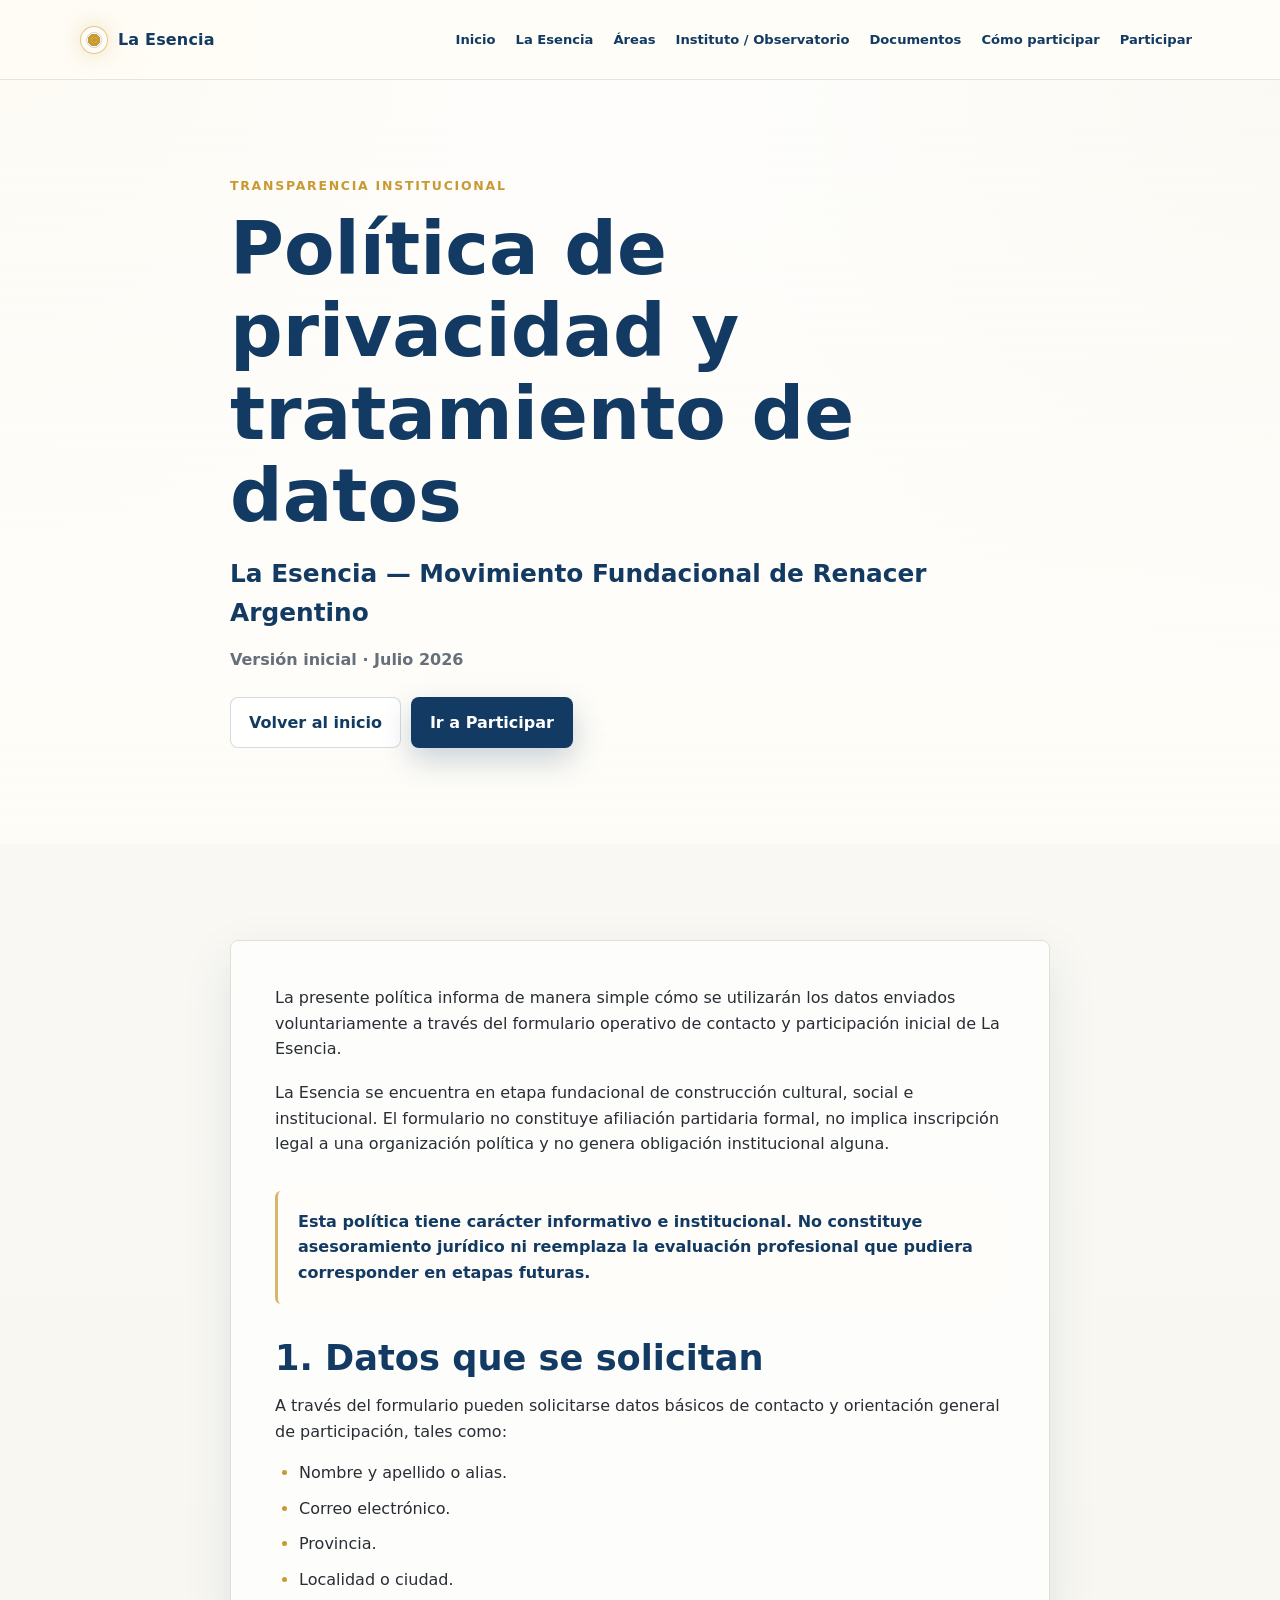
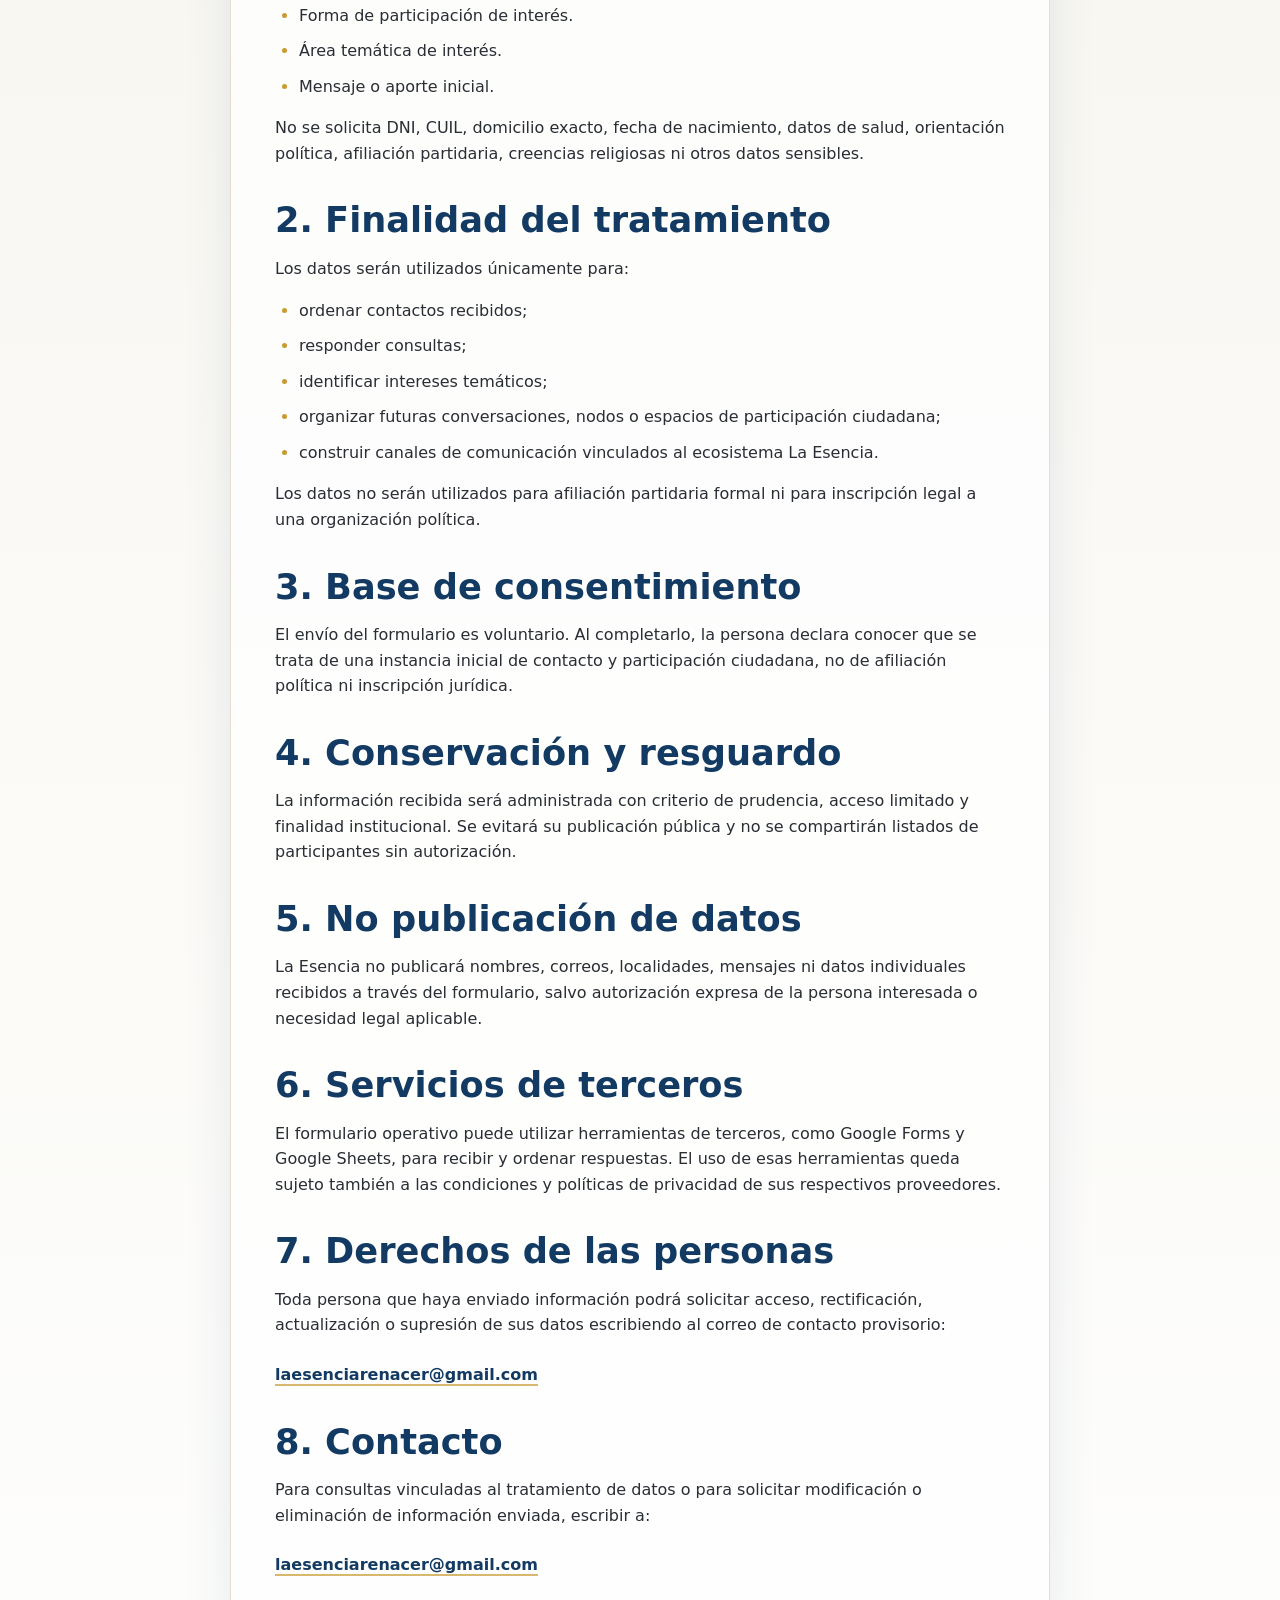
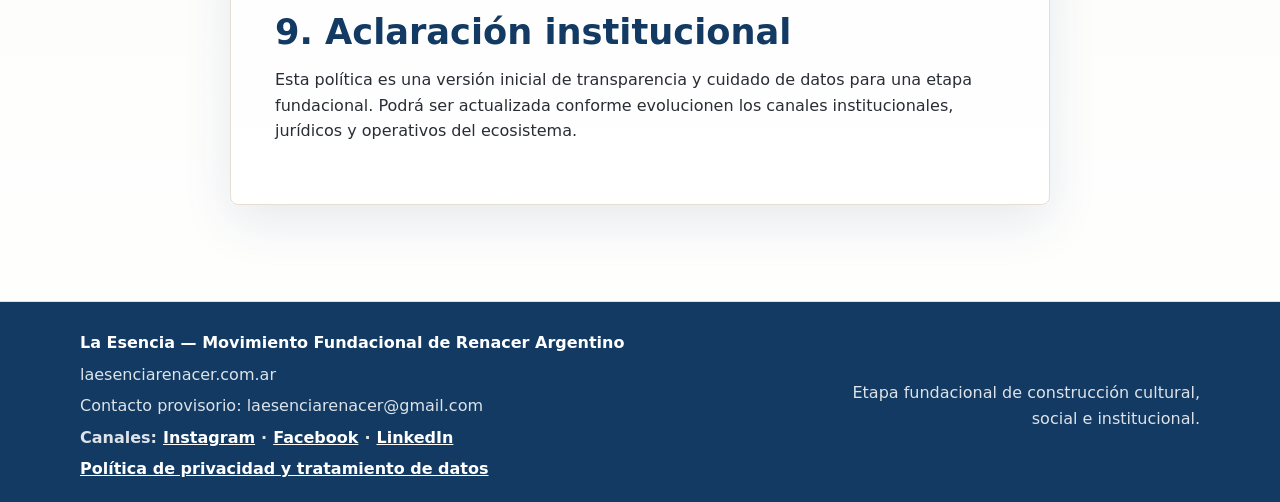
<file: privacidad.html>
<!doctype html>
<html lang="es-AR">
  <head>
    <meta charset="utf-8">
    <meta name="viewport" content="width=device-width, initial-scale=1">
    <title>Política de privacidad y tratamiento de datos | La Esencia</title>
    <meta
      name="description"
      content="Política inicial de privacidad y tratamiento de datos del formulario operativo de contacto y participación ciudadana de La Esencia."
    >
    <meta name="theme-color" content="#f8f7f2">
    <meta name="robots" content="index, follow">
    <link rel="canonical" href="https://laesenciarenacer.com.ar/privacidad.html">
    <link rel="icon" href="assets/favicon.svg" type="image/svg+xml">

    <meta property="og:title" content="Política de privacidad y tratamiento de datos | La Esencia">
    <meta
      property="og:description"
      content="Información clara sobre el uso de datos enviados voluntariamente mediante el formulario operativo de La Esencia."
    >
    <meta property="og:type" content="article">
    <meta property="og:url" content="https://laesenciarenacer.com.ar/privacidad.html">

    <link rel="stylesheet" href="styles.css">
    <script src="script.js" defer></script>
  </head>
  <body>
    <header class="site-header" data-header>
      <a class="brand" href="index.html#inicio" aria-label="Volver al inicio">
        <span class="brand-mark" aria-hidden="true"></span>
        <span class="brand-text">La Esencia</span>
      </a>

      <button
        class="menu-toggle"
        type="button"
        aria-label="Abrir menú"
        aria-expanded="false"
        aria-controls="site-nav"
        data-menu-toggle
      >
        <span></span>
        <span></span>
        <span></span>
      </button>

      <nav class="site-nav" id="site-nav" aria-label="Navegación principal" data-nav>
        <a href="index.html#inicio">Inicio</a>
        <a href="index.html#esencia">La Esencia</a>
        <a href="index.html#areas">Áreas</a>
        <a href="index.html#instituto">Instituto / Observatorio</a>
        <a href="index.html#documentos">Documentos</a>
        <a href="como-participar.html">Cómo participar</a>
        <a href="index.html#participar">Participar</a>
      </nav>
    </header>

    <main class="document-page">
      <section class="document-hero section-band">
        <div class="container narrow reveal">
          <p class="eyebrow">Transparencia institucional</p>
          <h1>Política de privacidad y tratamiento de datos</h1>
          <p class="document-subtitle">La Esencia — Movimiento Fundacional de Renacer Argentino</p>
          <p class="privacy-version">Versión inicial · Julio 2026</p>
          <div class="document-actions">
            <a class="button button-secondary" href="index.html#inicio">Volver al inicio</a>
            <a class="button button-primary" href="index.html#participar">Ir a Participar</a>
          </div>
        </div>
      </section>

      <section class="section document-content">
        <div class="container narrow">
          <article class="document-body privacy-body reveal">
            <p>
              La presente política informa de manera simple cómo se utilizarán los datos enviados voluntariamente
              a través del formulario operativo de contacto y participación inicial de La Esencia.
            </p>
            <p>
              La Esencia se encuentra en etapa fundacional de construcción cultural, social e institucional. El
              formulario no constituye afiliación partidaria formal, no implica inscripción legal a una organización
              política y no genera obligación institucional alguna.
            </p>
            <p class="document-note">
              Esta política tiene carácter informativo e institucional. No constituye asesoramiento jurídico ni
              reemplaza la evaluación profesional que pudiera corresponder en etapas futuras.
            </p>

            <section class="privacy-section">
              <h2>1. Datos que se solicitan</h2>
              <p>
                A través del formulario pueden solicitarse datos básicos de contacto y orientación general de
                participación, tales como:
              </p>
              <ul class="document-check-list">
                <li>Nombre y apellido o alias.</li>
                <li>Correo electrónico.</li>
                <li>Provincia.</li>
                <li>Localidad o ciudad.</li>
                <li>Forma de participación de interés.</li>
                <li>Área temática de interés.</li>
                <li>Mensaje o aporte inicial.</li>
              </ul>
              <p>
                No se solicita DNI, CUIL, domicilio exacto, fecha de nacimiento, datos de salud, orientación política,
                afiliación partidaria, creencias religiosas ni otros datos sensibles.
              </p>
            </section>

            <section class="privacy-section">
              <h2>2. Finalidad del tratamiento</h2>
              <p>Los datos serán utilizados únicamente para:</p>
              <ul class="document-check-list">
                <li>ordenar contactos recibidos;</li>
                <li>responder consultas;</li>
                <li>identificar intereses temáticos;</li>
                <li>organizar futuras conversaciones, nodos o espacios de participación ciudadana;</li>
                <li>construir canales de comunicación vinculados al ecosistema La Esencia.</li>
              </ul>
              <p>
                Los datos no serán utilizados para afiliación partidaria formal ni para inscripción legal a una
                organización política.
              </p>
            </section>

            <section class="privacy-section">
              <h2>3. Base de consentimiento</h2>
              <p>
                El envío del formulario es voluntario. Al completarlo, la persona declara conocer que se trata de una
                instancia inicial de contacto y participación ciudadana, no de afiliación política ni inscripción
                jurídica.
              </p>
            </section>

            <section class="privacy-section">
              <h2>4. Conservación y resguardo</h2>
              <p>
                La información recibida será administrada con criterio de prudencia, acceso limitado y finalidad
                institucional. Se evitará su publicación pública y no se compartirán listados de participantes sin
                autorización.
              </p>
            </section>

            <section class="privacy-section">
              <h2>5. No publicación de datos</h2>
              <p>
                La Esencia no publicará nombres, correos, localidades, mensajes ni datos individuales recibidos a
                través del formulario, salvo autorización expresa de la persona interesada o necesidad legal aplicable.
              </p>
            </section>

            <section class="privacy-section">
              <h2>6. Servicios de terceros</h2>
              <p>
                El formulario operativo puede utilizar herramientas de terceros, como Google Forms y Google Sheets,
                para recibir y ordenar respuestas. El uso de esas herramientas queda sujeto también a las condiciones
                y políticas de privacidad de sus respectivos proveedores.
              </p>
            </section>

            <section class="privacy-section">
              <h2>7. Derechos de las personas</h2>
              <p>
                Toda persona que haya enviado información podrá solicitar acceso, rectificación, actualización o
                supresión de sus datos escribiendo al correo de contacto provisorio:
              </p>
              <p class="contact-line">
                <a href="mailto:laesenciarenacer@gmail.com">laesenciarenacer@gmail.com</a>
              </p>
            </section>

            <section class="privacy-section">
              <h2>8. Contacto</h2>
              <p>
                Para consultas vinculadas al tratamiento de datos o para solicitar modificación o eliminación de
                información enviada, escribir a:
              </p>
              <p class="contact-line">
                <a href="mailto:laesenciarenacer@gmail.com">laesenciarenacer@gmail.com</a>
              </p>
            </section>

            <section class="privacy-section">
              <h2>9. Aclaración institucional</h2>
              <p>
                Esta política es una versión inicial de transparencia y cuidado de datos para una etapa fundacional.
                Podrá ser actualizada conforme evolucionen los canales institucionales, jurídicos y operativos del
                ecosistema.
              </p>
            </section>
          </article>
        </div>
      </section>
    </main>

    <footer class="site-footer">
      <div class="container footer-grid">
        <div>
          <strong>La Esencia — Movimiento Fundacional de Renacer Argentino</strong>
          <p>laesenciarenacer.com.ar</p>
          <p>Contacto provisorio: laesenciarenacer@gmail.com</p>
          <p class="footer-links social-links">
            <span>Canales:</span>
            <a href="https://www.instagram.com/laesenciarenacer/" target="_blank" rel="noopener noreferrer">Instagram</a>
            <span aria-hidden="true">·</span>
            <a href="https://www.facebook.com/laesenciarenacer" target="_blank" rel="noopener noreferrer">Facebook</a>
            <span aria-hidden="true">·</span>
            <a href="https://www.linkedin.com/company/la-esencia-renacer-argentino/" target="_blank" rel="noopener noreferrer">LinkedIn</a>
          </p>
          <p class="footer-links">
            <a href="privacidad.html">Política de privacidad y tratamiento de datos</a>
          </p>
        </div>
        <p>
          Etapa fundacional de construcción cultural, social e institucional.
        </p>
      </div>
    </footer>

    <button class="back-to-top" type="button" aria-label="Volver arriba" data-back-to-top>
      ↑
    </button>
  </body>
</html>
</file>
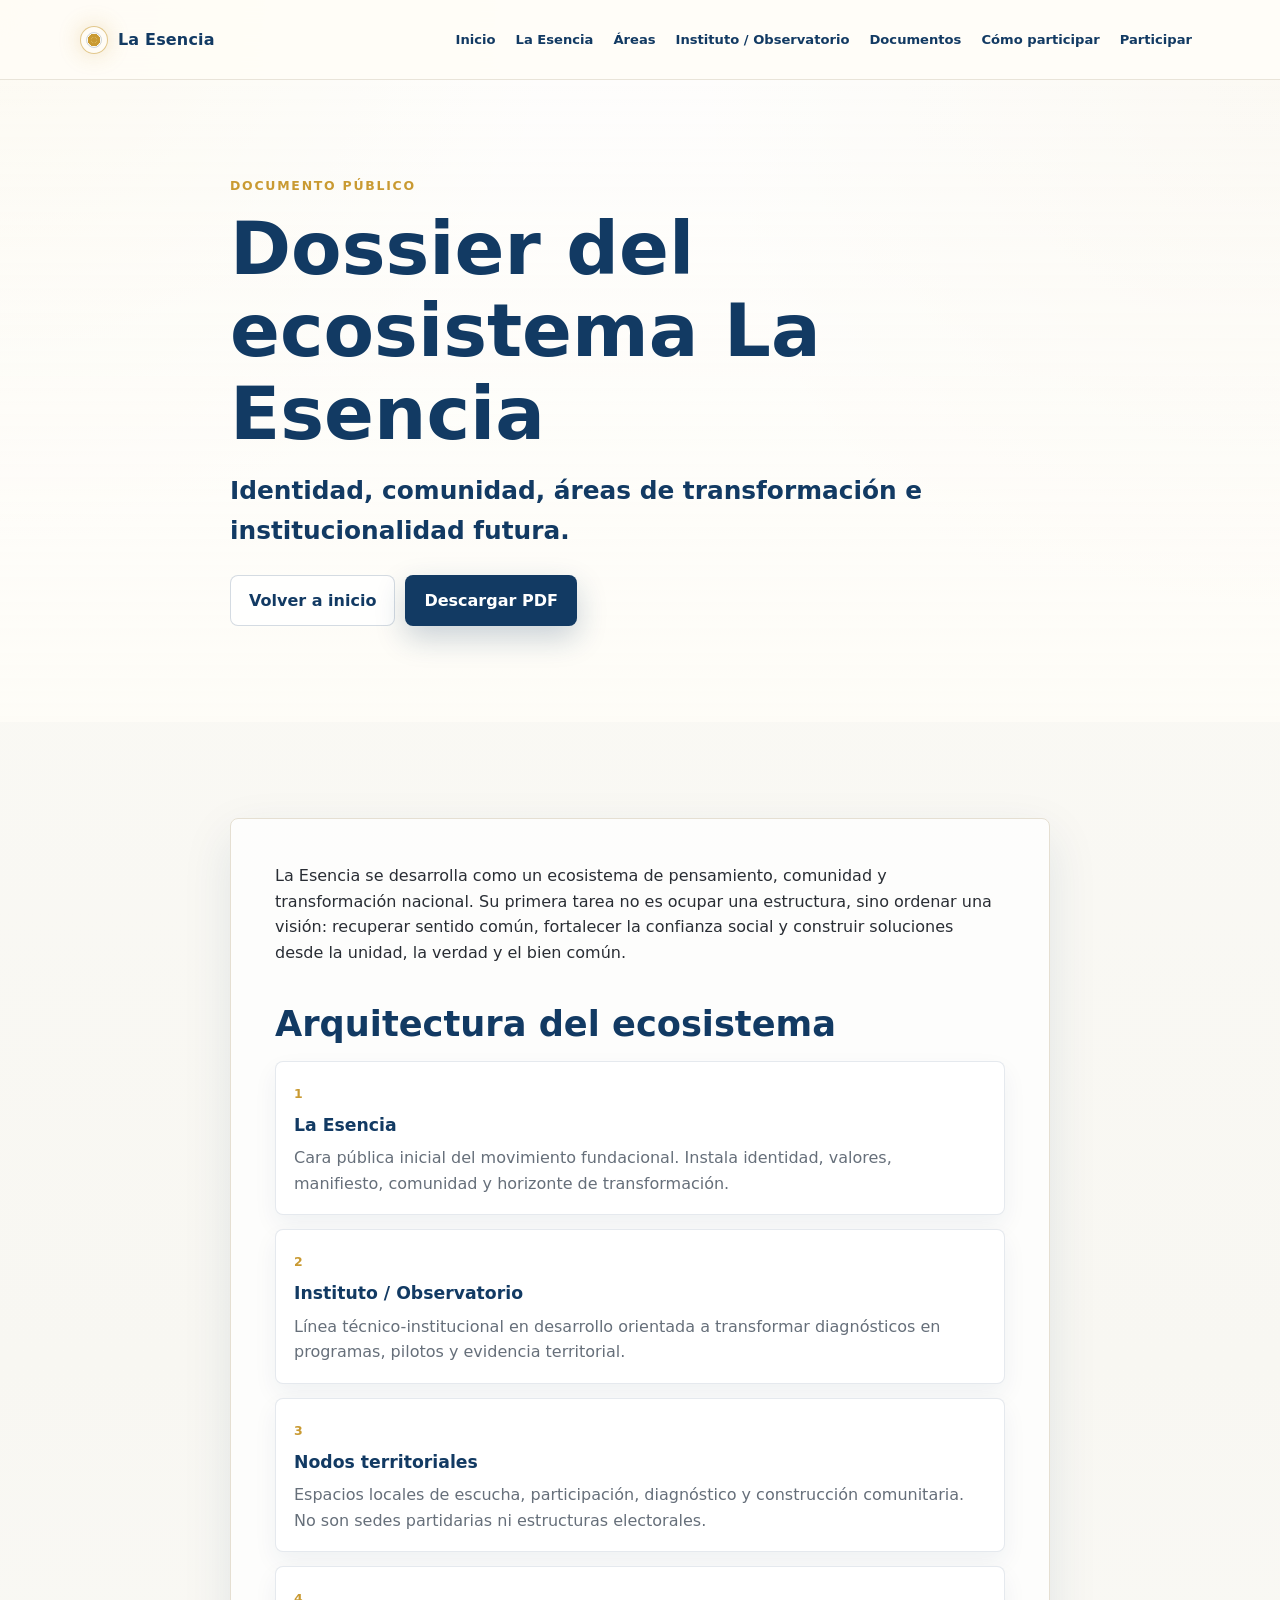
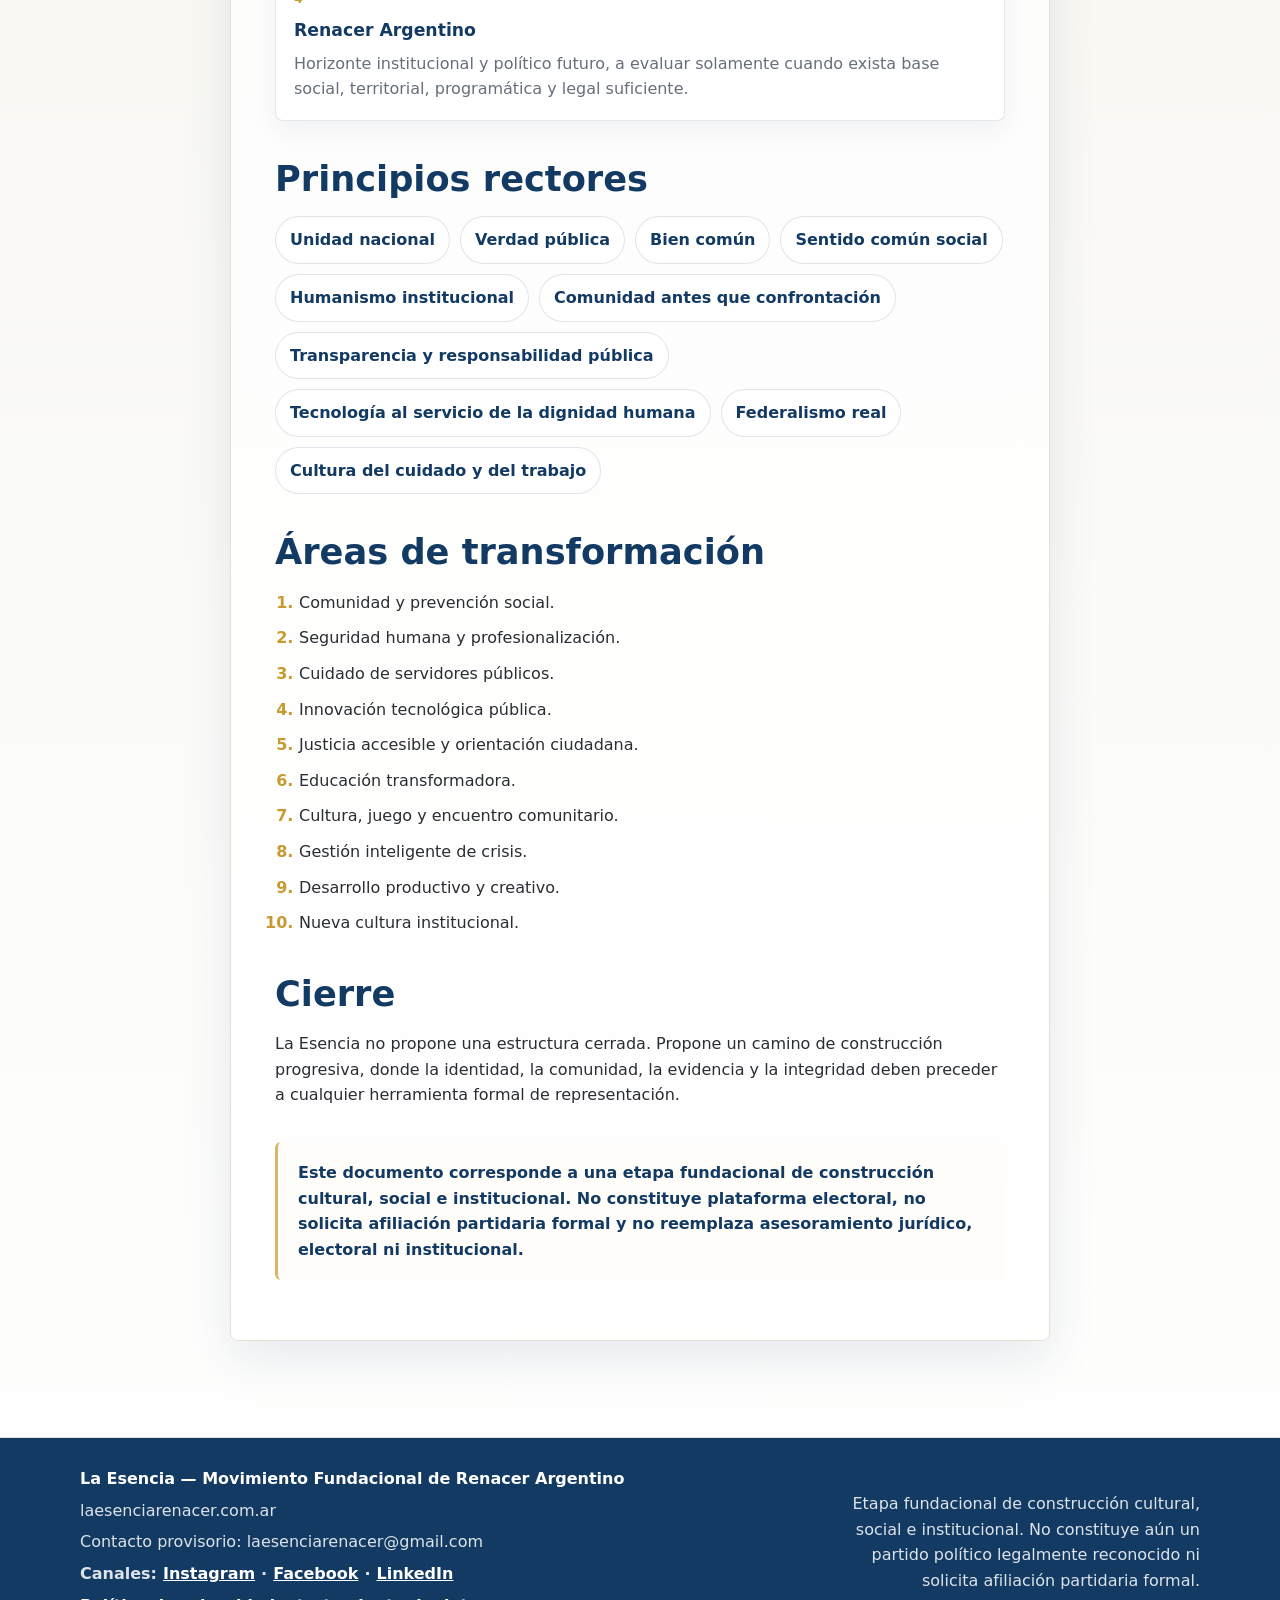
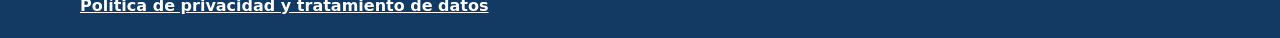
<file: documentos/dossier-ecosistema.html>
<!doctype html>
<html lang="es-AR">
  <head>
    <meta charset="utf-8">
    <meta name="viewport" content="width=device-width, initial-scale=1">
    <title>Dossier del ecosistema La Esencia | La Esencia</title>
    <meta
      name="description"
      content="Dossier público del ecosistema La Esencia: identidad, comunidad, áreas de transformación e institucionalidad futura."
    >
    <meta name="theme-color" content="#f8f7f2">
    <meta name="robots" content="index, follow">
    <link rel="canonical" href="https://laesenciarenacer.com.ar/documentos/dossier-ecosistema.html">
    <link rel="icon" href="../assets/favicon.svg" type="image/svg+xml">

    <meta property="og:title" content="Dossier del ecosistema La Esencia">
    <meta
      property="og:description"
      content="Identidad, comunidad, áreas de transformación e institucionalidad futura."
    >
    <meta property="og:type" content="article">
    <meta property="og:url" content="https://laesenciarenacer.com.ar/documentos/dossier-ecosistema.html">

    <link rel="stylesheet" href="../styles.css">
    <script src="../script.js" defer></script>
  </head>
  <body>
    <header class="site-header" data-header>
      <a class="brand" href="../index.html#inicio" aria-label="Volver al inicio">
        <span class="brand-mark" aria-hidden="true"></span>
        <span class="brand-text">La Esencia</span>
      </a>

      <button
        class="menu-toggle"
        type="button"
        aria-label="Abrir menú"
        aria-expanded="false"
        aria-controls="site-nav"
        data-menu-toggle
      >
        <span></span>
        <span></span>
        <span></span>
      </button>

      <nav class="site-nav" id="site-nav" aria-label="Navegación principal" data-nav>
        <a href="../index.html#inicio">Inicio</a>
        <a href="../index.html#esencia">La Esencia</a>
        <a href="../index.html#areas">Áreas</a>
        <a href="../index.html#instituto">Instituto / Observatorio</a>
        <a href="../index.html#documentos">Documentos</a>
        <a href="../como-participar.html">Cómo participar</a>
        <a href="../index.html#participar">Participar</a>
      </nav>
    </header>

    <main class="document-page">
      <section class="document-hero section-band">
        <div class="container narrow reveal">
          <p class="eyebrow">Documento público</p>
          <h1>Dossier del ecosistema La Esencia</h1>
          <p class="document-subtitle">Identidad, comunidad, áreas de transformación e institucionalidad futura.</p>
          <div class="document-actions">
            <a class="button button-secondary" href="../index.html#inicio">Volver a inicio</a>
            <a class="button button-primary" href="../assets/docs/dossier-ecosistema-la-esencia.pdf" download>Descargar PDF</a>
          </div>
        </div>
      </section>

      <section class="section document-content">
        <div class="container narrow">
          <article class="document-body reveal">
            <p>
              La Esencia se desarrolla como un ecosistema de pensamiento, comunidad y transformación nacional. Su
              primera tarea no es ocupar una estructura, sino ordenar una visión: recuperar sentido común,
              fortalecer la confianza social y construir soluciones desde la unidad, la verdad y el bien común.
            </p>

            <h2>Arquitectura del ecosistema</h2>
            <div class="document-stack" aria-label="Arquitectura del ecosistema">
              <section class="document-info-card">
                <span>1</span>
                <h3>La Esencia</h3>
                <p>
                  Cara pública inicial del movimiento fundacional. Instala identidad, valores, manifiesto,
                  comunidad y horizonte de transformación.
                </p>
              </section>
              <section class="document-info-card">
                <span>2</span>
                <h3>Instituto / Observatorio</h3>
                <p>
                  Línea técnico-institucional en desarrollo orientada a transformar diagnósticos en programas,
                  pilotos y evidencia territorial.
                </p>
              </section>
              <section class="document-info-card">
                <span>3</span>
                <h3>Nodos territoriales</h3>
                <p>
                  Espacios locales de escucha, participación, diagnóstico y construcción comunitaria. No son sedes
                  partidarias ni estructuras electorales.
                </p>
              </section>
              <section class="document-info-card">
                <span>4</span>
                <h3>Renacer Argentino</h3>
                <p>
                  Horizonte institucional y político futuro, a evaluar solamente cuando exista base social,
                  territorial, programática y legal suficiente.
                </p>
              </section>
            </div>

            <h2>Principios rectores</h2>
            <div class="document-pill-list" aria-label="Principios rectores">
              <span>Unidad nacional</span>
              <span>Verdad pública</span>
              <span>Bien común</span>
              <span>Sentido común social</span>
              <span>Humanismo institucional</span>
              <span>Comunidad antes que confrontación</span>
              <span>Transparencia y responsabilidad pública</span>
              <span>Tecnología al servicio de la dignidad humana</span>
              <span>Federalismo real</span>
              <span>Cultura del cuidado y del trabajo</span>
            </div>

            <h2>Áreas de transformación</h2>
            <ol class="document-number-list">
              <li>Comunidad y prevención social.</li>
              <li>Seguridad humana y profesionalización.</li>
              <li>Cuidado de servidores públicos.</li>
              <li>Innovación tecnológica pública.</li>
              <li>Justicia accesible y orientación ciudadana.</li>
              <li>Educación transformadora.</li>
              <li>Cultura, juego y encuentro comunitario.</li>
              <li>Gestión inteligente de crisis.</li>
              <li>Desarrollo productivo y creativo.</li>
              <li>Nueva cultura institucional.</li>
            </ol>

            <h2>Cierre</h2>
            <p>
              La Esencia no propone una estructura cerrada. Propone un camino de construcción progresiva, donde la
              identidad, la comunidad, la evidencia y la integridad deben preceder a cualquier herramienta formal
              de representación.
            </p>

            <p class="document-note">
              Este documento corresponde a una etapa fundacional de construcción cultural, social e institucional.
              No constituye plataforma electoral, no solicita afiliación partidaria formal y no reemplaza
              asesoramiento jurídico, electoral ni institucional.
            </p>
          </article>
        </div>
      </section>
    </main>

    <footer class="site-footer">
      <div class="container footer-grid">
        <div>
          <strong>La Esencia — Movimiento Fundacional de Renacer Argentino</strong>
          <p>laesenciarenacer.com.ar</p>
          <p>Contacto provisorio: laesenciarenacer@gmail.com</p>
          <p class="footer-links social-links">
            <span>Canales:</span>
            <a href="https://www.instagram.com/laesenciarenacer/" target="_blank" rel="noopener noreferrer">Instagram</a>
            <span aria-hidden="true">·</span>
            <a href="https://www.facebook.com/laesenciarenacer" target="_blank" rel="noopener noreferrer">Facebook</a>
            <span aria-hidden="true">·</span>
            <a href="https://www.linkedin.com/company/la-esencia-renacer-argentino/" target="_blank" rel="noopener noreferrer">LinkedIn</a>
          </p>
          <p class="footer-links">
            <a href="../privacidad.html">Política de privacidad y tratamiento de datos</a>
          </p>
        </div>
        <p>
          Etapa fundacional de construcción cultural, social e institucional. No constituye aún un partido político
          legalmente reconocido ni solicita afiliación partidaria formal.
        </p>
      </div>
    </footer>

    <button class="back-to-top" type="button" aria-label="Volver arriba" data-back-to-top>
      ↑
    </button>
  </body>
</html>
</file>
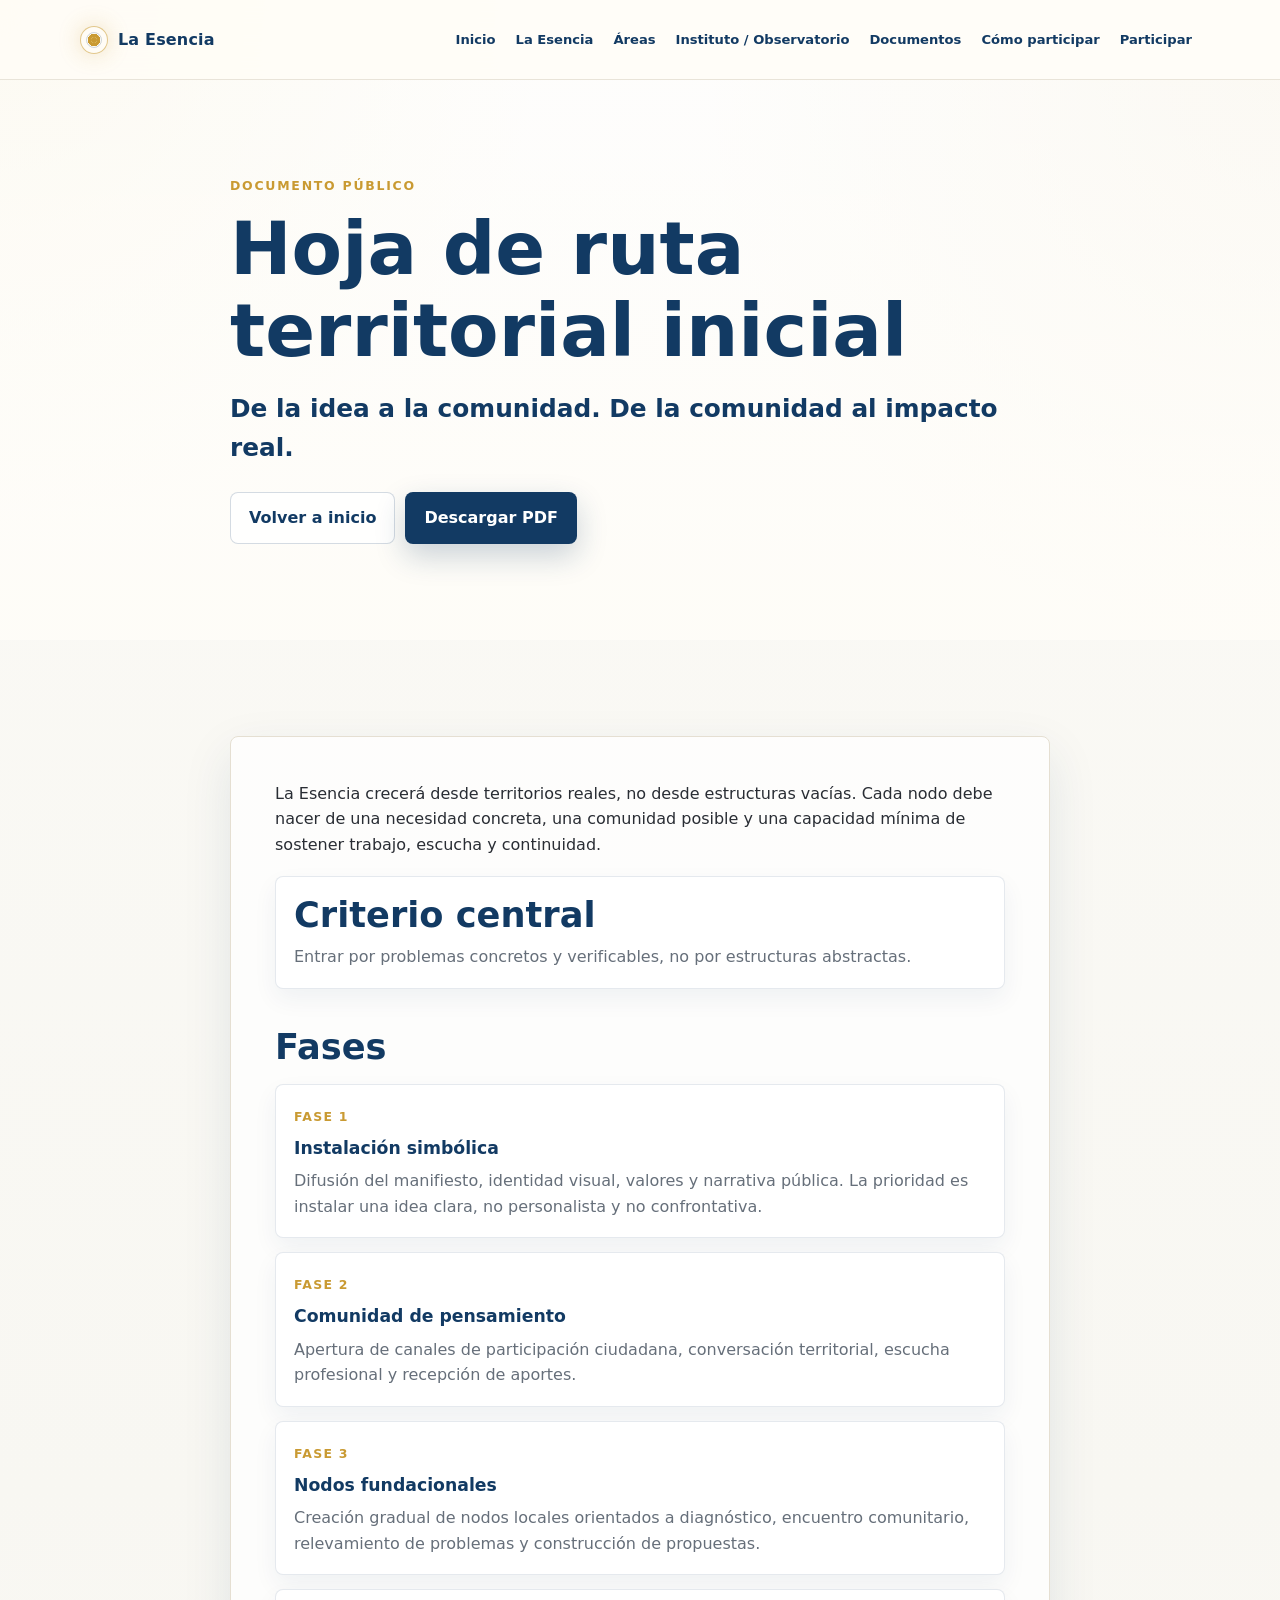
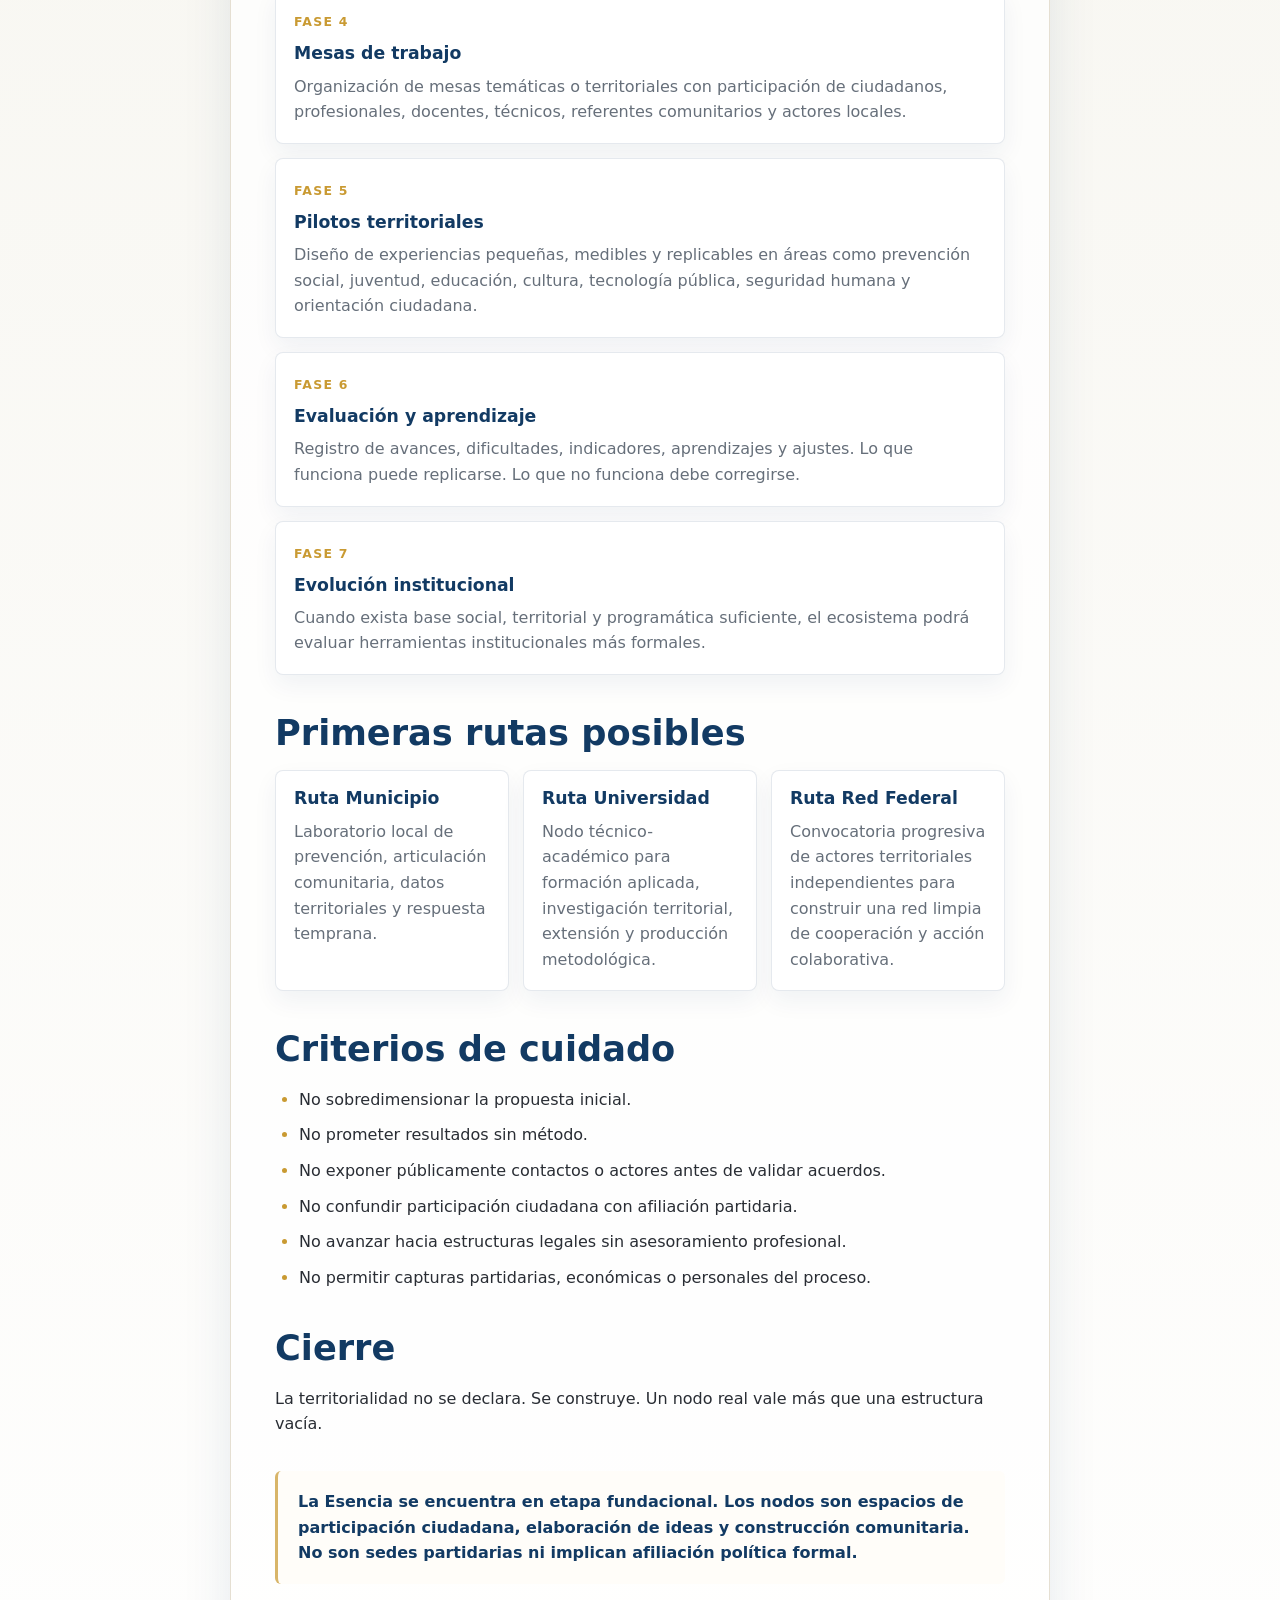
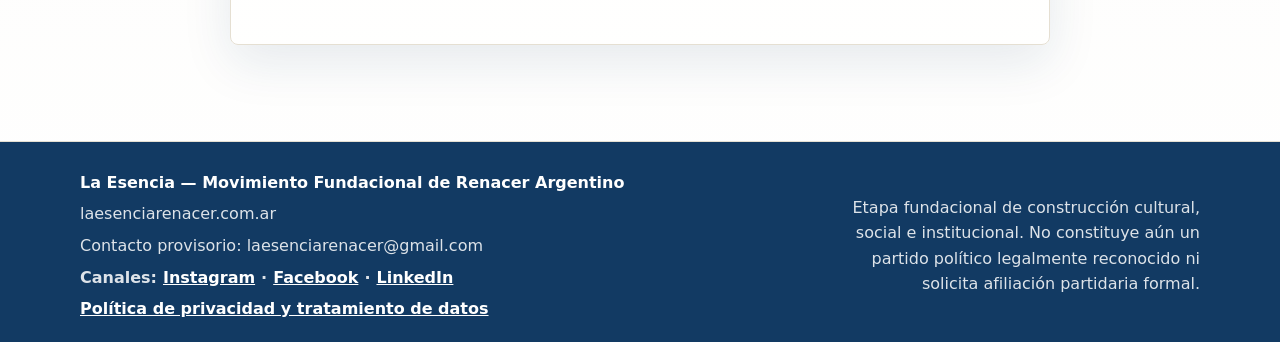
<file: documentos/hoja-ruta-territorial.html>
<!doctype html>
<html lang="es-AR">
  <head>
    <meta charset="utf-8">
    <meta name="viewport" content="width=device-width, initial-scale=1">
    <title>Hoja de ruta territorial inicial | La Esencia</title>
    <meta
      name="description"
      content="Hoja de ruta territorial inicial de La Esencia: de la idea a la comunidad y de la comunidad al impacto real."
    >
    <meta name="theme-color" content="#f8f7f2">
    <meta name="robots" content="index, follow">
    <link rel="canonical" href="https://laesenciarenacer.com.ar/documentos/hoja-ruta-territorial.html">
    <link rel="icon" href="../assets/favicon.svg" type="image/svg+xml">

    <meta property="og:title" content="Hoja de ruta territorial inicial | La Esencia">
    <meta
      property="og:description"
      content="De la idea a la comunidad. De la comunidad al impacto real."
    >
    <meta property="og:type" content="article">
    <meta property="og:url" content="https://laesenciarenacer.com.ar/documentos/hoja-ruta-territorial.html">

    <link rel="stylesheet" href="../styles.css">
    <script src="../script.js" defer></script>
  </head>
  <body>
    <header class="site-header" data-header>
      <a class="brand" href="../index.html#inicio" aria-label="Volver al inicio">
        <span class="brand-mark" aria-hidden="true"></span>
        <span class="brand-text">La Esencia</span>
      </a>

      <button
        class="menu-toggle"
        type="button"
        aria-label="Abrir menú"
        aria-expanded="false"
        aria-controls="site-nav"
        data-menu-toggle
      >
        <span></span>
        <span></span>
        <span></span>
      </button>

      <nav class="site-nav" id="site-nav" aria-label="Navegación principal" data-nav>
        <a href="../index.html#inicio">Inicio</a>
        <a href="../index.html#esencia">La Esencia</a>
        <a href="../index.html#areas">Áreas</a>
        <a href="../index.html#instituto">Instituto / Observatorio</a>
        <a href="../index.html#documentos">Documentos</a>
        <a href="../como-participar.html">Cómo participar</a>
        <a href="../index.html#participar">Participar</a>
      </nav>
    </header>

    <main class="document-page">
      <section class="document-hero section-band">
        <div class="container narrow reveal">
          <p class="eyebrow">Documento público</p>
          <h1>Hoja de ruta territorial inicial</h1>
          <p class="document-subtitle">De la idea a la comunidad. De la comunidad al impacto real.</p>
          <div class="document-actions">
            <a class="button button-secondary" href="../index.html#inicio">Volver a inicio</a>
            <a class="button button-primary" href="../assets/docs/hoja-ruta-territorial-la-esencia.pdf" download>Descargar PDF</a>
          </div>
        </div>
      </section>

      <section class="section document-content">
        <div class="container narrow">
          <article class="document-body reveal">
            <p>
              La Esencia crecerá desde territorios reales, no desde estructuras vacías. Cada nodo debe nacer de
              una necesidad concreta, una comunidad posible y una capacidad mínima de sostener trabajo, escucha y
              continuidad.
            </p>

            <div class="document-callout">
              <h2>Criterio central</h2>
              <p>Entrar por problemas concretos y verificables, no por estructuras abstractas.</p>
            </div>

            <h2>Fases</h2>
            <div class="document-stack" aria-label="Fases de la hoja de ruta territorial">
              <section class="document-info-card">
                <span>Fase 1</span>
                <h3>Instalación simbólica</h3>
                <p>
                  Difusión del manifiesto, identidad visual, valores y narrativa pública. La prioridad es instalar
                  una idea clara, no personalista y no confrontativa.
                </p>
              </section>
              <section class="document-info-card">
                <span>Fase 2</span>
                <h3>Comunidad de pensamiento</h3>
                <p>
                  Apertura de canales de participación ciudadana, conversación territorial, escucha profesional y
                  recepción de aportes.
                </p>
              </section>
              <section class="document-info-card">
                <span>Fase 3</span>
                <h3>Nodos fundacionales</h3>
                <p>
                  Creación gradual de nodos locales orientados a diagnóstico, encuentro comunitario, relevamiento
                  de problemas y construcción de propuestas.
                </p>
              </section>
              <section class="document-info-card">
                <span>Fase 4</span>
                <h3>Mesas de trabajo</h3>
                <p>
                  Organización de mesas temáticas o territoriales con participación de ciudadanos, profesionales,
                  docentes, técnicos, referentes comunitarios y actores locales.
                </p>
              </section>
              <section class="document-info-card">
                <span>Fase 5</span>
                <h3>Pilotos territoriales</h3>
                <p>
                  Diseño de experiencias pequeñas, medibles y replicables en áreas como prevención social,
                  juventud, educación, cultura, tecnología pública, seguridad humana y orientación ciudadana.
                </p>
              </section>
              <section class="document-info-card">
                <span>Fase 6</span>
                <h3>Evaluación y aprendizaje</h3>
                <p>
                  Registro de avances, dificultades, indicadores, aprendizajes y ajustes. Lo que funciona puede
                  replicarse. Lo que no funciona debe corregirse.
                </p>
              </section>
              <section class="document-info-card">
                <span>Fase 7</span>
                <h3>Evolución institucional</h3>
                <p>
                  Cuando exista base social, territorial y programática suficiente, el ecosistema podrá evaluar
                  herramientas institucionales más formales.
                </p>
              </section>
            </div>

            <h2>Primeras rutas posibles</h2>
            <div class="document-card-grid" aria-label="Primeras rutas posibles">
              <section class="document-info-card">
                <h3>Ruta Municipio</h3>
                <p>
                  Laboratorio local de prevención, articulación comunitaria, datos territoriales y respuesta
                  temprana.
                </p>
              </section>
              <section class="document-info-card">
                <h3>Ruta Universidad</h3>
                <p>
                  Nodo técnico-académico para formación aplicada, investigación territorial, extensión y producción
                  metodológica.
                </p>
              </section>
              <section class="document-info-card">
                <h3>Ruta Red Federal</h3>
                <p>
                  Convocatoria progresiva de actores territoriales independientes para construir una red limpia de
                  cooperación y acción colaborativa.
                </p>
              </section>
            </div>

            <h2>Criterios de cuidado</h2>
            <ul class="document-check-list">
              <li>No sobredimensionar la propuesta inicial.</li>
              <li>No prometer resultados sin método.</li>
              <li>No exponer públicamente contactos o actores antes de validar acuerdos.</li>
              <li>No confundir participación ciudadana con afiliación partidaria.</li>
              <li>No avanzar hacia estructuras legales sin asesoramiento profesional.</li>
              <li>No permitir capturas partidarias, económicas o personales del proceso.</li>
            </ul>

            <h2>Cierre</h2>
            <p>La territorialidad no se declara. Se construye. Un nodo real vale más que una estructura vacía.</p>

            <p class="document-note">
              La Esencia se encuentra en etapa fundacional. Los nodos son espacios de participación ciudadana,
              elaboración de ideas y construcción comunitaria. No son sedes partidarias ni implican afiliación
              política formal.
            </p>
          </article>
        </div>
      </section>
    </main>

    <footer class="site-footer">
      <div class="container footer-grid">
        <div>
          <strong>La Esencia — Movimiento Fundacional de Renacer Argentino</strong>
          <p>laesenciarenacer.com.ar</p>
          <p>Contacto provisorio: laesenciarenacer@gmail.com</p>
          <p class="footer-links social-links">
            <span>Canales:</span>
            <a href="https://www.instagram.com/laesenciarenacer/" target="_blank" rel="noopener noreferrer">Instagram</a>
            <span aria-hidden="true">·</span>
            <a href="https://www.facebook.com/laesenciarenacer" target="_blank" rel="noopener noreferrer">Facebook</a>
            <span aria-hidden="true">·</span>
            <a href="https://www.linkedin.com/company/la-esencia-renacer-argentino/" target="_blank" rel="noopener noreferrer">LinkedIn</a>
          </p>
          <p class="footer-links">
            <a href="../privacidad.html">Política de privacidad y tratamiento de datos</a>
          </p>
        </div>
        <p>
          Etapa fundacional de construcción cultural, social e institucional. No constituye aún un partido político
          legalmente reconocido ni solicita afiliación partidaria formal.
        </p>
      </div>
    </footer>

    <button class="back-to-top" type="button" aria-label="Volver arriba" data-back-to-top>
      ↑
    </button>
  </body>
</html>
</file>
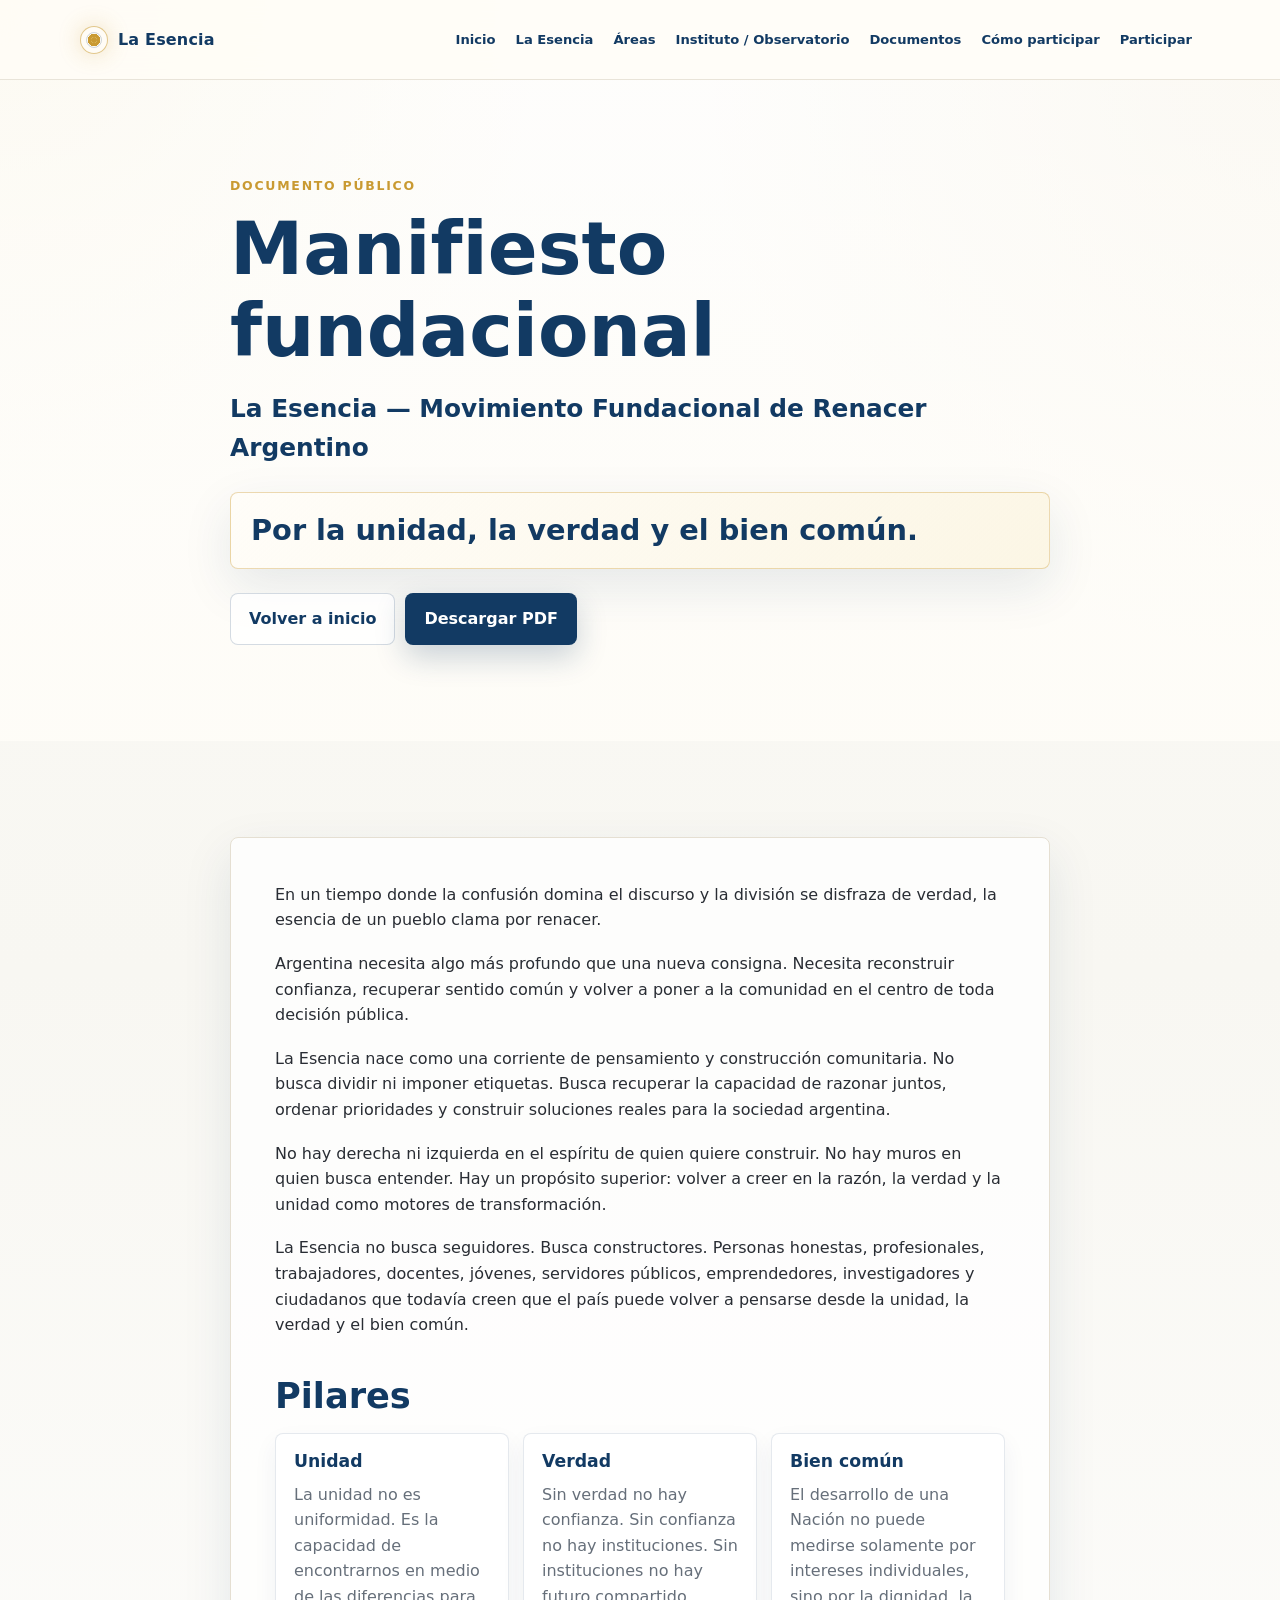
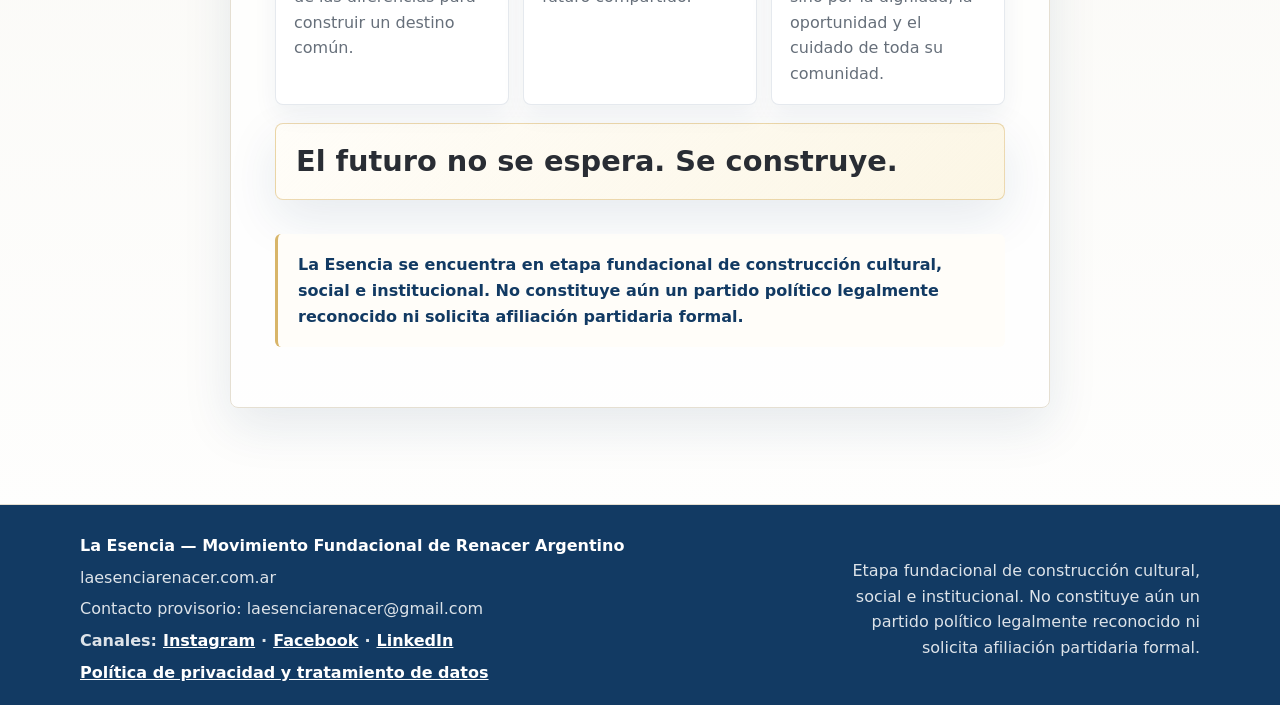
<file: documentos/manifiesto-fundacional.html>
<!doctype html>
<html lang="es-AR">
  <head>
    <meta charset="utf-8">
    <meta name="viewport" content="width=device-width, initial-scale=1">
    <title>Manifiesto fundacional | La Esencia</title>
    <meta
      name="description"
      content="Manifiesto fundacional público de La Esencia, Movimiento Fundacional de Renacer Argentino, basado en unidad, verdad y bien común."
    >
    <meta name="theme-color" content="#f8f7f2">
    <meta name="robots" content="index, follow">
    <link rel="canonical" href="https://laesenciarenacer.com.ar/documentos/manifiesto-fundacional.html">
    <link rel="icon" href="../assets/favicon.svg" type="image/svg+xml">

    <meta property="og:title" content="Manifiesto fundacional | La Esencia">
    <meta
      property="og:description"
      content="Por la unidad, la verdad y el bien común. Documento público fundacional de La Esencia."
    >
    <meta property="og:type" content="article">
    <meta property="og:url" content="https://laesenciarenacer.com.ar/documentos/manifiesto-fundacional.html">

    <link rel="stylesheet" href="../styles.css">
    <script src="../script.js" defer></script>
  </head>
  <body>
    <header class="site-header" data-header>
      <a class="brand" href="../index.html#inicio" aria-label="Volver al inicio">
        <span class="brand-mark" aria-hidden="true"></span>
        <span class="brand-text">La Esencia</span>
      </a>

      <button
        class="menu-toggle"
        type="button"
        aria-label="Abrir menú"
        aria-expanded="false"
        aria-controls="site-nav"
        data-menu-toggle
      >
        <span></span>
        <span></span>
        <span></span>
      </button>

      <nav class="site-nav" id="site-nav" aria-label="Navegación principal" data-nav>
        <a href="../index.html#inicio">Inicio</a>
        <a href="../index.html#esencia">La Esencia</a>
        <a href="../index.html#areas">Áreas</a>
        <a href="../index.html#instituto">Instituto / Observatorio</a>
        <a href="../index.html#documentos">Documentos</a>
        <a href="../como-participar.html">Cómo participar</a>
        <a href="../index.html#participar">Participar</a>
      </nav>
    </header>

    <main class="document-page">
      <section class="document-hero section-band">
        <div class="container narrow reveal">
          <p class="eyebrow">Documento público</p>
          <h1>Manifiesto fundacional</h1>
          <p class="document-subtitle">La Esencia — Movimiento Fundacional de Renacer Argentino</p>
          <p class="document-highlight">Por la unidad, la verdad y el bien común.</p>
          <div class="document-actions">
            <a class="button button-secondary" href="../index.html#inicio">Volver a inicio</a>
            <a class="button button-primary" href="../assets/docs/manifiesto-fundacional-la-esencia.pdf" download>Descargar PDF</a>
          </div>
        </div>
      </section>

      <section class="section document-content">
        <div class="container narrow">
          <article class="document-body reveal">
            <p>
              En un tiempo donde la confusión domina el discurso y la división se disfraza de verdad, la esencia
              de un pueblo clama por renacer.
            </p>
            <p>
              Argentina necesita algo más profundo que una nueva consigna. Necesita reconstruir confianza,
              recuperar sentido común y volver a poner a la comunidad en el centro de toda decisión pública.
            </p>
            <p>
              La Esencia nace como una corriente de pensamiento y construcción comunitaria. No busca dividir ni
              imponer etiquetas. Busca recuperar la capacidad de razonar juntos, ordenar prioridades y construir
              soluciones reales para la sociedad argentina.
            </p>
            <p>
              No hay derecha ni izquierda en el espíritu de quien quiere construir. No hay muros en quien busca
              entender. Hay un propósito superior: volver a creer en la razón, la verdad y la unidad como motores
              de transformación.
            </p>
            <p>
              La Esencia no busca seguidores. Busca constructores. Personas honestas, profesionales,
              trabajadores, docentes, jóvenes, servidores públicos, emprendedores, investigadores y ciudadanos que
              todavía creen que el país puede volver a pensarse desde la unidad, la verdad y el bien común.
            </p>

            <h2>Pilares</h2>
            <div class="document-card-grid" aria-label="Pilares del manifiesto">
              <section class="document-info-card">
                <h3>Unidad</h3>
                <p>
                  La unidad no es uniformidad. Es la capacidad de encontrarnos en medio de las diferencias para
                  construir un destino común.
                </p>
              </section>
              <section class="document-info-card">
                <h3>Verdad</h3>
                <p>
                  Sin verdad no hay confianza. Sin confianza no hay instituciones. Sin instituciones no hay futuro
                  compartido.
                </p>
              </section>
              <section class="document-info-card">
                <h3>Bien común</h3>
                <p>
                  El desarrollo de una Nación no puede medirse solamente por intereses individuales, sino por la
                  dignidad, la oportunidad y el cuidado de toda su comunidad.
                </p>
              </section>
            </div>

            <p class="document-final">El futuro no se espera. Se construye.</p>

            <p class="document-note">
              La Esencia se encuentra en etapa fundacional de construcción cultural, social e institucional. No
              constituye aún un partido político legalmente reconocido ni solicita afiliación partidaria formal.
            </p>
          </article>
        </div>
      </section>
    </main>

    <footer class="site-footer">
      <div class="container footer-grid">
        <div>
          <strong>La Esencia — Movimiento Fundacional de Renacer Argentino</strong>
          <p>laesenciarenacer.com.ar</p>
          <p>Contacto provisorio: laesenciarenacer@gmail.com</p>
          <p class="footer-links social-links">
            <span>Canales:</span>
            <a href="https://www.instagram.com/laesenciarenacer/" target="_blank" rel="noopener noreferrer">Instagram</a>
            <span aria-hidden="true">·</span>
            <a href="https://www.facebook.com/laesenciarenacer" target="_blank" rel="noopener noreferrer">Facebook</a>
            <span aria-hidden="true">·</span>
            <a href="https://www.linkedin.com/company/la-esencia-renacer-argentino/" target="_blank" rel="noopener noreferrer">LinkedIn</a>
          </p>
          <p class="footer-links">
            <a href="../privacidad.html">Política de privacidad y tratamiento de datos</a>
          </p>
        </div>
        <p>
          Etapa fundacional de construcción cultural, social e institucional. No constituye aún un partido político
          legalmente reconocido ni solicita afiliación partidaria formal.
        </p>
      </div>
    </footer>

    <button class="back-to-top" type="button" aria-label="Volver arriba" data-back-to-top>
      ↑
    </button>
  </body>
</html>
</file>
<file: styles.css>
:root {
  --color-page: #f8f7f2;
  --color-surface: #fffdf8;
  --color-surface-strong: #ffffff;
  --color-text: #292d34;
  --color-muted: #666f7a;
  --color-blue: #123a63;
  --color-blue-soft: #e7eef5;
  --color-gold: #c99a32;
  --color-gold-soft: #f1d991;
  --color-line: #e5dfd2;
  --shadow-soft: 0 18px 50px rgba(18, 58, 99, 0.1);
  --max-width: 1120px;
  --header-height: 72px;
}

* {
  box-sizing: border-box;
}

html {
  scroll-behavior: smooth;
  scroll-padding-top: calc(var(--header-height) + 18px);
}

body {
  margin: 0;
  color: var(--color-text);
  background:
    radial-gradient(circle at top left, rgba(241, 217, 145, 0.28), transparent 34rem),
    linear-gradient(180deg, #fbfaf6 0%, var(--color-page) 42%, #ffffff 100%);
  font-family: Inter, ui-sans-serif, system-ui, -apple-system, BlinkMacSystemFont, "Segoe UI", sans-serif;
  line-height: 1.6;
}

body.nav-open {
  overflow: hidden;
}

a {
  color: inherit;
}

img,
svg {
  display: block;
  max-width: 100%;
}

button,
input,
select,
textarea {
  font: inherit;
}

.container {
  width: min(100% - 32px, var(--max-width));
  margin: 0 auto;
}

.narrow {
  width: min(100% - 32px, 820px);
}

.centered {
  text-align: center;
}

.site-header {
  position: sticky;
  top: 0;
  z-index: 50;
  min-height: var(--header-height);
  display: flex;
  align-items: center;
  justify-content: space-between;
  gap: 20px;
  padding: 14px max(16px, calc((100vw - var(--max-width)) / 2));
  border-bottom: 1px solid rgba(229, 223, 210, 0.82);
  background: rgba(255, 253, 248, 0.92);
  backdrop-filter: blur(18px);
}

.brand {
  display: inline-flex;
  align-items: center;
  gap: 10px;
  color: var(--color-blue);
  font-weight: 800;
  letter-spacing: 0.01em;
  text-decoration: none;
}

.brand-mark {
  position: relative;
  width: 28px;
  height: 28px;
  border: 1px solid rgba(201, 154, 50, 0.54);
  border-radius: 50%;
  background: radial-gradient(circle, var(--color-gold-soft) 0 18%, var(--color-gold) 19% 33%, transparent 35%);
  box-shadow: 0 0 22px rgba(201, 154, 50, 0.28);
}

.brand-mark::before,
.brand-mark::after {
  content: "";
  position: absolute;
  inset: 5px;
  border: 1px solid rgba(18, 58, 99, 0.2);
  border-radius: 50%;
}

.brand-mark::after {
  inset: 10px;
  background: var(--color-gold);
  border: 0;
}

.menu-toggle {
  width: 44px;
  height: 44px;
  display: inline-flex;
  flex-direction: column;
  align-items: center;
  justify-content: center;
  gap: 5px;
  border: 1px solid var(--color-line);
  border-radius: 8px;
  color: var(--color-blue);
  background: var(--color-surface-strong);
  cursor: pointer;
}

.menu-toggle span {
  width: 20px;
  height: 2px;
  border-radius: 999px;
  background: currentColor;
  transition: transform 180ms ease, opacity 180ms ease;
}

.menu-toggle[aria-expanded="true"] span:nth-child(1) {
  transform: translateY(7px) rotate(45deg);
}

.menu-toggle[aria-expanded="true"] span:nth-child(2) {
  opacity: 0;
}

.menu-toggle[aria-expanded="true"] span:nth-child(3) {
  transform: translateY(-7px) rotate(-45deg);
}

.site-nav {
  position: fixed;
  inset: var(--header-height) 16px auto;
  display: grid;
  gap: 6px;
  padding: 14px;
  border: 1px solid var(--color-line);
  border-radius: 8px;
  background: var(--color-surface-strong);
  box-shadow: var(--shadow-soft);
  opacity: 0;
  pointer-events: none;
  transform: translateY(-8px);
  transition: opacity 180ms ease, transform 180ms ease;
}

.site-nav.is-open {
  opacity: 1;
  pointer-events: auto;
  transform: translateY(0);
}

.site-nav a {
  padding: 11px 12px;
  border-radius: 6px;
  color: var(--color-blue);
  font-size: 0.95rem;
  font-weight: 700;
  text-decoration: none;
}

.site-nav a:hover,
.site-nav a:focus-visible {
  background: var(--color-blue-soft);
  outline: none;
}

.section,
.section-band {
  padding: 76px 0;
}

.section-band {
  background:
    linear-gradient(180deg, rgba(255, 255, 255, 0.66), rgba(255, 253, 248, 0.86)),
    radial-gradient(circle at top right, rgba(201, 154, 50, 0.12), transparent 36rem);
}

.hero {
  min-height: calc(100svh - var(--header-height));
  display: grid;
  align-items: center;
  padding: 74px 0 88px;
  overflow: hidden;
}

.hero-grid,
.split-grid {
  display: grid;
  gap: 42px;
  align-items: center;
}

.hero-copy {
  max-width: 690px;
}

.eyebrow {
  margin: 0 0 12px;
  color: var(--color-gold);
  font-size: 0.78rem;
  font-weight: 800;
  letter-spacing: 0.14em;
  text-transform: uppercase;
}

h1,
h2,
h3,
p {
  overflow-wrap: anywhere;
}

h1,
h2,
h3 {
  margin: 0;
  color: var(--color-blue);
  line-height: 1.12;
}

h1 {
  font-size: clamp(3rem, 15vw, 6rem);
  letter-spacing: 0;
}

h2 {
  font-size: clamp(2rem, 9vw, 3.4rem);
  letter-spacing: 0;
}

h3 {
  font-size: 1.18rem;
}

.hero-motto {
  margin: 16px 0 0;
  color: var(--color-blue);
  font-size: clamp(1.2rem, 5vw, 1.75rem);
  font-weight: 700;
}

.hero-intro {
  max-width: 620px;
  margin: 20px 0 0;
  color: var(--color-muted);
  font-size: 1.08rem;
}

.hero-actions {
  display: flex;
  flex-wrap: wrap;
  gap: 12px;
  margin-top: 30px;
}

.button {
  display: inline-flex;
  min-height: 48px;
  align-items: center;
  justify-content: center;
  padding: 12px 18px;
  border: 1px solid transparent;
  border-radius: 8px;
  font-weight: 800;
  text-decoration: none;
  cursor: pointer;
  transition: transform 180ms ease, box-shadow 180ms ease, background 180ms ease;
}

.button:hover,
.button:focus-visible {
  transform: translateY(-1px);
  outline: none;
}

.button-primary {
  color: #ffffff;
  background: var(--color-blue);
  box-shadow: 0 12px 30px rgba(18, 58, 99, 0.22);
}

.button-primary:hover,
.button-primary:focus-visible {
  background: #0d2d4d;
}

.button-secondary {
  color: var(--color-blue);
  border-color: rgba(18, 58, 99, 0.18);
  background: rgba(255, 255, 255, 0.78);
}

.button-secondary:hover,
.button-secondary:focus-visible {
  background: var(--color-blue-soft);
}

.button-disabled {
  margin-top: auto;
  color: var(--color-blue);
  border-color: rgba(18, 58, 99, 0.12);
  background: #f3f0e8;
  box-shadow: none;
  cursor: not-allowed;
  opacity: 0.74;
}

.button-disabled:hover,
.button-disabled:focus-visible {
  transform: none;
}

.hero-symbol {
  position: relative;
  width: min(80vw, 390px);
  aspect-ratio: 1;
  justify-self: center;
  border-radius: 50%;
  background:
    radial-gradient(circle, rgba(255, 255, 255, 0.96) 0 18%, rgba(241, 217, 145, 0.35) 19% 37%, transparent 38%),
    radial-gradient(circle, rgba(201, 154, 50, 0.1), transparent 66%);
  animation: breathe 6s ease-in-out infinite;
}

.solar-core {
  position: absolute;
  inset: 36%;
  border-radius: 50%;
  background: radial-gradient(circle, #fff7d7 0 22%, var(--color-gold-soft) 23% 46%, var(--color-gold) 47% 100%);
  box-shadow:
    0 0 34px rgba(201, 154, 50, 0.56),
    0 0 86px rgba(201, 154, 50, 0.24);
}

.solar-orbit {
  position: absolute;
  border: 1px solid rgba(201, 154, 50, 0.38);
  border-radius: 50%;
}

.orbit-one {
  inset: 18%;
}

.orbit-two {
  inset: 6%;
  border-color: rgba(18, 58, 99, 0.16);
}

.solar-node {
  position: absolute;
  width: 12px;
  height: 12px;
  border-radius: 50%;
  background: var(--color-gold);
  box-shadow: 0 0 22px rgba(201, 154, 50, 0.48);
}

.node-one {
  top: 18%;
  left: 65%;
}

.node-two {
  right: 14%;
  bottom: 31%;
}

.node-three {
  left: 18%;
  bottom: 24%;
}

@keyframes breathe {
  0%,
  100% {
    transform: scale(0.985);
    filter: saturate(0.96);
  }
  50% {
    transform: scale(1.02);
    filter: saturate(1.08);
  }
}

.section-header {
  max-width: 820px;
  margin-bottom: 30px;
}

.section-header p:not(.eyebrow) {
  margin: 16px 0 0;
  color: var(--color-muted);
  font-size: 1.04rem;
}

.section-subtitle {
  color: var(--color-blue) !important;
  font-size: 1.18rem !important;
  font-weight: 800;
}

.text-panel,
.manifesto,
.quote-card,
.stage-note {
  border: 1px solid var(--color-line);
  border-radius: 8px;
  background: rgba(255, 255, 255, 0.72);
  box-shadow: var(--shadow-soft);
}

.text-panel {
  padding: 24px;
}

.text-panel p,
.manifesto p,
.stage-note,
.quote-card p {
  margin: 0;
}

.text-panel p + p,
.manifesto p + p,
.quote-card p + p {
  margin-top: 16px;
}

.card-grid {
  display: grid;
  gap: 16px;
  margin-top: 22px;
}

.principle-card,
.area-card,
.phase-card,
.document-card,
.institute-card,
.route-card {
  border: 1px solid var(--color-line);
  border-radius: 8px;
  background: var(--color-surface-strong);
  box-shadow: 0 12px 28px rgba(18, 58, 99, 0.07);
}

.principle-card {
  padding: 22px;
}

.principle-card p,
.area-card p,
.phase-card p,
.document-card p,
.institute-card p,
.route-card p {
  margin: 12px 0 0;
  color: var(--color-muted);
}

.quote-card {
  padding: 24px;
  color: var(--color-blue);
  font-size: 1.28rem;
  font-weight: 800;
}

.principles-list {
  display: flex;
  flex-wrap: wrap;
  gap: 10px;
  margin-top: 28px;
}

.principles-list span,
.node-grid span {
  display: inline-flex;
  align-items: center;
  min-height: 42px;
  padding: 10px 14px;
  border: 1px solid rgba(18, 58, 99, 0.13);
  border-radius: 999px;
  color: var(--color-blue);
  background: rgba(255, 255, 255, 0.76);
  font-weight: 700;
}

.manifesto {
  padding: clamp(24px, 5vw, 42px);
  color: #30343b;
  font-size: 1.08rem;
}

.manifesto-close {
  color: var(--color-blue);
  font-size: clamp(1.5rem, 7vw, 2.45rem);
  font-weight: 900;
  line-height: 1.16;
}

.area-grid {
  grid-template-columns: 1fr;
}

.area-card {
  padding: 20px;
}

.area-card span,
.phase-card span {
  display: inline-flex;
  margin-bottom: 16px;
  color: var(--color-gold);
  font-size: 0.78rem;
  font-weight: 900;
  letter-spacing: 0.12em;
  text-transform: uppercase;
}

.phase-list {
  display: grid;
  gap: 14px;
}

.phase-card {
  padding: 22px;
}

.institute-highlight {
  margin: 28px 0 0;
  padding: 22px;
  border: 1px solid rgba(201, 154, 50, 0.36);
  border-radius: 8px;
  color: var(--color-blue);
  background:
    linear-gradient(135deg, rgba(255, 253, 248, 0.92), rgba(241, 217, 145, 0.22)),
    var(--color-surface-strong);
  box-shadow: var(--shadow-soft);
  font-size: clamp(1.35rem, 6vw, 2.2rem);
  font-weight: 900;
  line-height: 1.15;
}

.institute-grid,
.route-grid {
  grid-template-columns: 1fr;
}

.institute-card,
.route-card {
  padding: 22px;
}

.subsection-block {
  margin-top: 34px;
}

.subsection-block > p {
  max-width: 760px;
  margin: 12px 0 0;
  color: var(--color-muted);
}

.limit-list {
  display: flex;
  flex-wrap: wrap;
  gap: 10px;
  margin-top: 18px;
}

.limit-list span {
  display: inline-flex;
  align-items: center;
  min-height: 42px;
  padding: 10px 14px;
  border: 1px solid rgba(18, 58, 99, 0.13);
  border-radius: 8px;
  color: var(--color-blue);
  background: rgba(255, 255, 255, 0.76);
  font-weight: 700;
}

.route-card h4 {
  margin: 0;
  color: var(--color-blue);
  font-size: 1.05rem;
}

.stage-note {
  margin: 24px 0 0;
  padding: 18px 20px;
  color: var(--color-blue);
  font-weight: 800;
}

.node-grid {
  display: flex;
  flex-wrap: wrap;
  gap: 12px;
}

.document-grid {
  align-items: stretch;
}

.document-card {
  min-height: 260px;
  display: flex;
  flex-direction: column;
  align-items: flex-start;
  padding: 22px;
}

.document-card > .button {
  margin-top: auto;
}

.document-card-actions,
.document-actions {
  display: flex;
  flex-wrap: wrap;
  gap: 10px;
}

.document-card-actions {
  margin-top: auto;
  padding-top: 18px;
}

.document-card-actions .button {
  min-height: 44px;
  padding: 10px 14px;
  font-size: 0.92rem;
}

main.document-page {
  min-height: calc(100svh - var(--header-height));
}

.document-hero {
  min-height: auto;
  padding: 86px 0 62px;
}

.document-hero h1 {
  font-size: clamp(2.35rem, 10vw, 4.6rem);
}

.document-subtitle {
  margin: 16px 0 0;
  color: var(--color-blue);
  font-size: clamp(1.1rem, 4vw, 1.55rem);
  font-weight: 800;
}

.document-highlight,
.document-final {
  margin: 24px 0 0;
  padding: 20px;
  border: 1px solid rgba(201, 154, 50, 0.36);
  border-radius: 8px;
  color: var(--color-blue);
  background:
    linear-gradient(135deg, rgba(255, 253, 248, 0.94), rgba(241, 217, 145, 0.24)),
    var(--color-surface-strong);
  box-shadow: var(--shadow-soft);
  font-size: clamp(1.25rem, 5vw, 1.8rem);
  font-weight: 900;
  line-height: 1.22;
}

.document-actions {
  margin-top: 24px;
}

.document-content {
  padding-top: 54px;
}

.document-body {
  padding: clamp(22px, 5vw, 44px);
  border: 1px solid var(--color-line);
  border-radius: 8px;
  background: rgba(255, 255, 255, 0.78);
  box-shadow: var(--shadow-soft);
}

.document-body > * {
  margin-top: 0;
}

.document-body > * + * {
  margin-top: 18px;
}

.document-body h2 {
  margin-top: 38px;
  font-size: clamp(1.55rem, 5vw, 2.2rem);
}

.document-body h3 {
  font-size: 1.08rem;
}

.document-body p,
.document-body li {
  color: var(--color-text);
}

.document-card-grid,
.document-stack {
  display: grid;
  gap: 14px;
}

.document-card-grid {
  grid-template-columns: 1fr;
}

.document-stack {
  grid-template-columns: 1fr;
}

.document-info-card,
.document-callout {
  padding: 18px;
  border: 1px solid rgba(18, 58, 99, 0.11);
  border-radius: 8px;
  background: var(--color-surface-strong);
  box-shadow: 0 10px 24px rgba(18, 58, 99, 0.06);
}

.document-info-card span {
  display: inline-flex;
  margin-bottom: 12px;
  color: var(--color-gold);
  font-size: 0.78rem;
  font-weight: 900;
  letter-spacing: 0.1em;
  text-transform: uppercase;
}

.document-info-card p,
.document-callout p {
  margin: 10px 0 0;
  color: var(--color-muted);
}

.document-callout h2 {
  margin: 0;
}

.document-pill-list {
  display: flex;
  flex-wrap: wrap;
  gap: 10px;
}

.document-pill-list span {
  display: inline-flex;
  align-items: center;
  min-height: 42px;
  padding: 10px 14px;
  border: 1px solid rgba(18, 58, 99, 0.13);
  border-radius: 999px;
  color: var(--color-blue);
  background: rgba(255, 255, 255, 0.76);
  font-weight: 700;
}

.document-number-list,
.document-check-list {
  display: grid;
  gap: 10px;
  padding-left: 24px;
}

.document-number-list li::marker,
.document-check-list li::marker {
  color: var(--color-gold);
  font-weight: 900;
}

.document-note {
  margin-top: 34px;
  padding: 18px 20px;
  border-left: 3px solid rgba(201, 154, 50, 0.72);
  border-radius: 6px;
  color: var(--color-blue) !important;
  background: rgba(255, 253, 248, 0.86);
  font-weight: 800;
}

.privacy-version {
  margin: 14px 0 0;
  color: var(--color-muted);
  font-weight: 800;
}

.privacy-body {
  scroll-margin-top: calc(var(--header-height) + 24px);
}

.privacy-section {
  margin-top: 34px;
}

.privacy-section h2 {
  margin-top: 0;
}

.contact-line {
  padding-top: 8px;
  font-weight: 700;
}

.contact-line a {
  color: var(--color-blue);
  text-decoration-color: rgba(201, 154, 50, 0.7);
  text-decoration-thickness: 2px;
  text-underline-offset: 4px;
}

.institutional-note {
  margin-top: 18px;
  padding: 14px 16px;
  border-left: 3px solid rgba(201, 154, 50, 0.72);
  border-radius: 6px;
  color: var(--color-muted);
  background: rgba(255, 253, 248, 0.78);
  font-size: 0.94rem;
}

.participation-card {
  display: grid;
  gap: 24px;
  padding: 22px;
  border: 1px solid var(--color-line);
  border-radius: 8px;
  background: var(--color-surface-strong);
  box-shadow: var(--shadow-soft);
}

.participation-card h3 {
  font-size: 1.35rem;
}

.participation-checklist {
  display: grid;
  gap: 10px;
  margin: 16px 0 0;
  padding-left: 22px;
}

.participation-checklist li {
  margin: 0;
  color: var(--color-muted);
  font-weight: 700;
}

.participation-checklist li::marker {
  color: var(--color-gold);
}

.participation-actions {
  display: grid;
  gap: 14px;
}

.participation-actions p {
  margin: 0;
  color: var(--color-blue);
  font-weight: 800;
}

.privacy-link {
  justify-self: start;
  color: var(--color-blue);
  font-weight: 800;
  text-decoration-color: rgba(201, 154, 50, 0.72);
  text-decoration-thickness: 2px;
  text-underline-offset: 4px;
}

.full {
  width: 100%;
}

.closing p:not(.eyebrow) {
  color: var(--color-muted);
  font-size: 1.08rem;
}

.signature {
  display: grid;
  gap: 4px;
  margin-top: 28px;
  color: var(--color-blue);
}

.signature strong {
  font-size: 1.25rem;
}

.contact-channels {
  display: grid;
  gap: 8px;
  max-width: 560px;
  margin: 28px auto 0;
  padding: 18px 20px;
  border: 1px solid rgba(18, 58, 99, 0.12);
  border-radius: 8px;
  background: rgba(255, 255, 255, 0.72);
  box-shadow: 0 12px 28px rgba(18, 58, 99, 0.06);
}

.contact-channels h3 {
  font-size: 1.1rem;
}

.contact-channels p {
  margin: 0;
  color: var(--color-muted);
  font-weight: 700;
}

.contact-channels .social-links {
  justify-content: center;
}

.contact-channels a {
  color: var(--color-blue);
  text-decoration-color: rgba(201, 154, 50, 0.72);
  text-decoration-thickness: 2px;
  text-underline-offset: 4px;
}

.site-footer {
  padding: 28px 0;
  border-top: 1px solid var(--color-line);
  background: var(--color-blue);
  color: rgba(255, 255, 255, 0.86);
}

.site-footer strong {
  color: #ffffff;
}

.site-footer p {
  margin: 6px 0 0;
}

.site-footer a {
  color: #ffffff;
}

.footer-links {
  font-weight: 800;
}

.social-links {
  display: flex;
  flex-wrap: wrap;
  gap: 6px;
  align-items: center;
}

.footer-grid {
  display: grid;
  gap: 16px;
}

.back-to-top {
  position: fixed;
  right: 18px;
  bottom: 18px;
  width: 46px;
  height: 46px;
  border: 1px solid rgba(18, 58, 99, 0.16);
  border-radius: 50%;
  color: var(--color-blue);
  background: var(--color-surface-strong);
  box-shadow: var(--shadow-soft);
  cursor: pointer;
  opacity: 0;
  pointer-events: none;
  transform: translateY(8px);
  transition: opacity 180ms ease, transform 180ms ease;
}

.back-to-top.is-visible {
  opacity: 1;
  pointer-events: auto;
  transform: translateY(0);
}

.reveal {
  opacity: 0;
  transform: translateY(18px);
  transition: opacity 520ms ease, transform 520ms ease;
}

.reveal.is-visible {
  opacity: 1;
  transform: translateY(0);
}

@media (min-width: 680px) {
  .container {
    width: min(100% - 48px, var(--max-width));
  }

  .narrow {
    width: min(100% - 48px, 820px);
  }

  .three-columns,
  .area-grid,
  .institute-grid,
  .route-grid,
  .document-grid,
  .document-card-grid {
    grid-template-columns: repeat(2, minmax(0, 1fr));
  }

  .participation-card {
    padding: 24px;
  }

  .footer-grid {
    grid-template-columns: 1.3fr 0.7fr;
    align-items: center;
  }

  .footer-grid > p {
    margin: 0;
    text-align: right;
  }
}

@media (min-width: 1120px) {
  .menu-toggle {
    display: none;
  }

  .site-nav {
    position: static;
    display: flex;
    align-items: center;
    gap: 4px;
    padding: 0;
    border: 0;
    border-radius: 0;
    background: transparent;
    box-shadow: none;
    opacity: 1;
    pointer-events: auto;
    transform: none;
  }

  .site-nav a {
    padding: 8px 8px;
    font-size: 0.82rem;
  }

  .hero-grid,
  .split-grid {
    grid-template-columns: minmax(0, 1fr) minmax(320px, 0.7fr);
  }

  .section,
  .section-band {
    padding: 96px 0;
  }

  .hero {
    padding: 94px 0 112px;
  }

  .three-columns {
    grid-template-columns: repeat(3, minmax(0, 1fr));
  }

  .area-grid {
    grid-template-columns: repeat(5, minmax(0, 1fr));
  }

  .institute-grid,
  .document-grid {
    grid-template-columns: repeat(4, minmax(0, 1fr));
  }

  .route-grid {
    grid-template-columns: repeat(3, minmax(0, 1fr));
  }

  .document-card-grid {
    grid-template-columns: repeat(3, minmax(0, 1fr));
  }

  .area-card {
    min-height: 238px;
  }
}

@media (prefers-reduced-motion: reduce) {
  *,
  *::before,
  *::after {
    scroll-behavior: auto !important;
    animation-duration: 0.01ms !important;
    animation-iteration-count: 1 !important;
    transition-duration: 0.01ms !important;
  }

  .reveal {
    opacity: 1;
    transform: none;
  }
}
</file>
